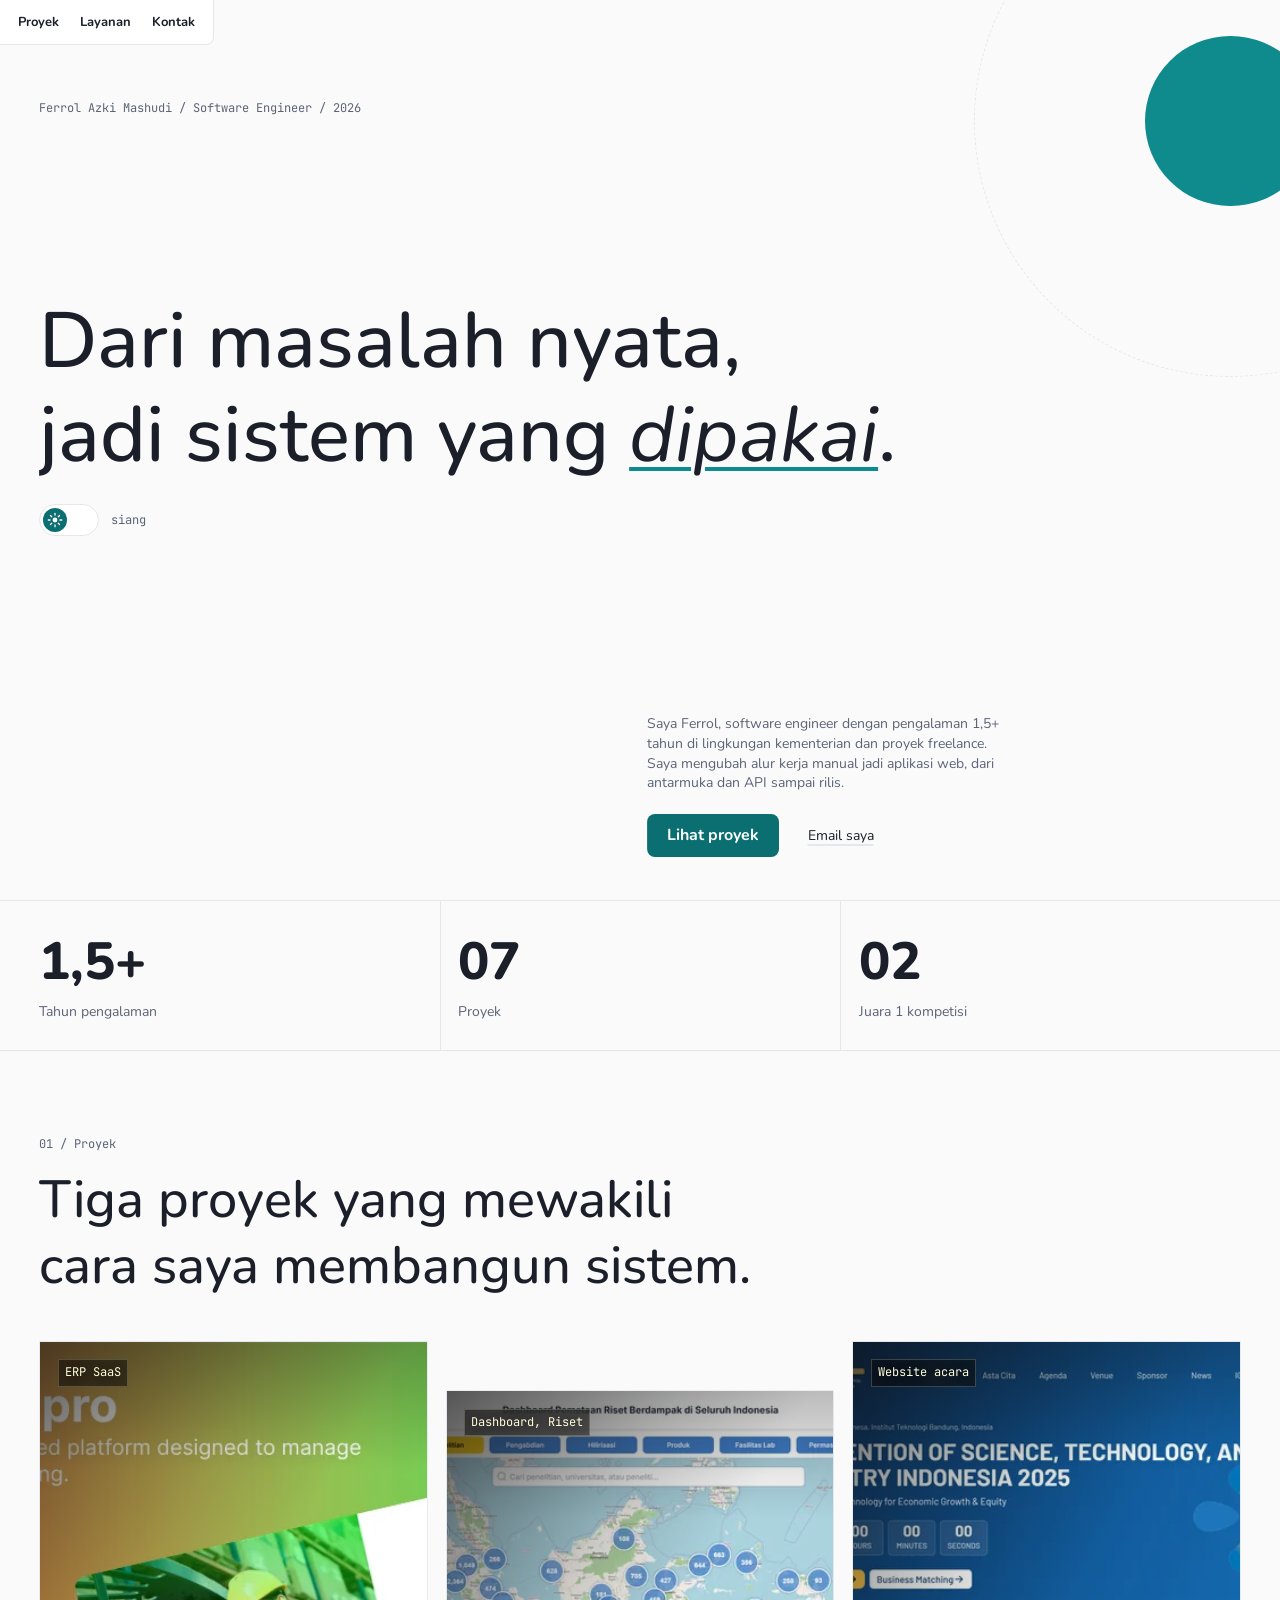
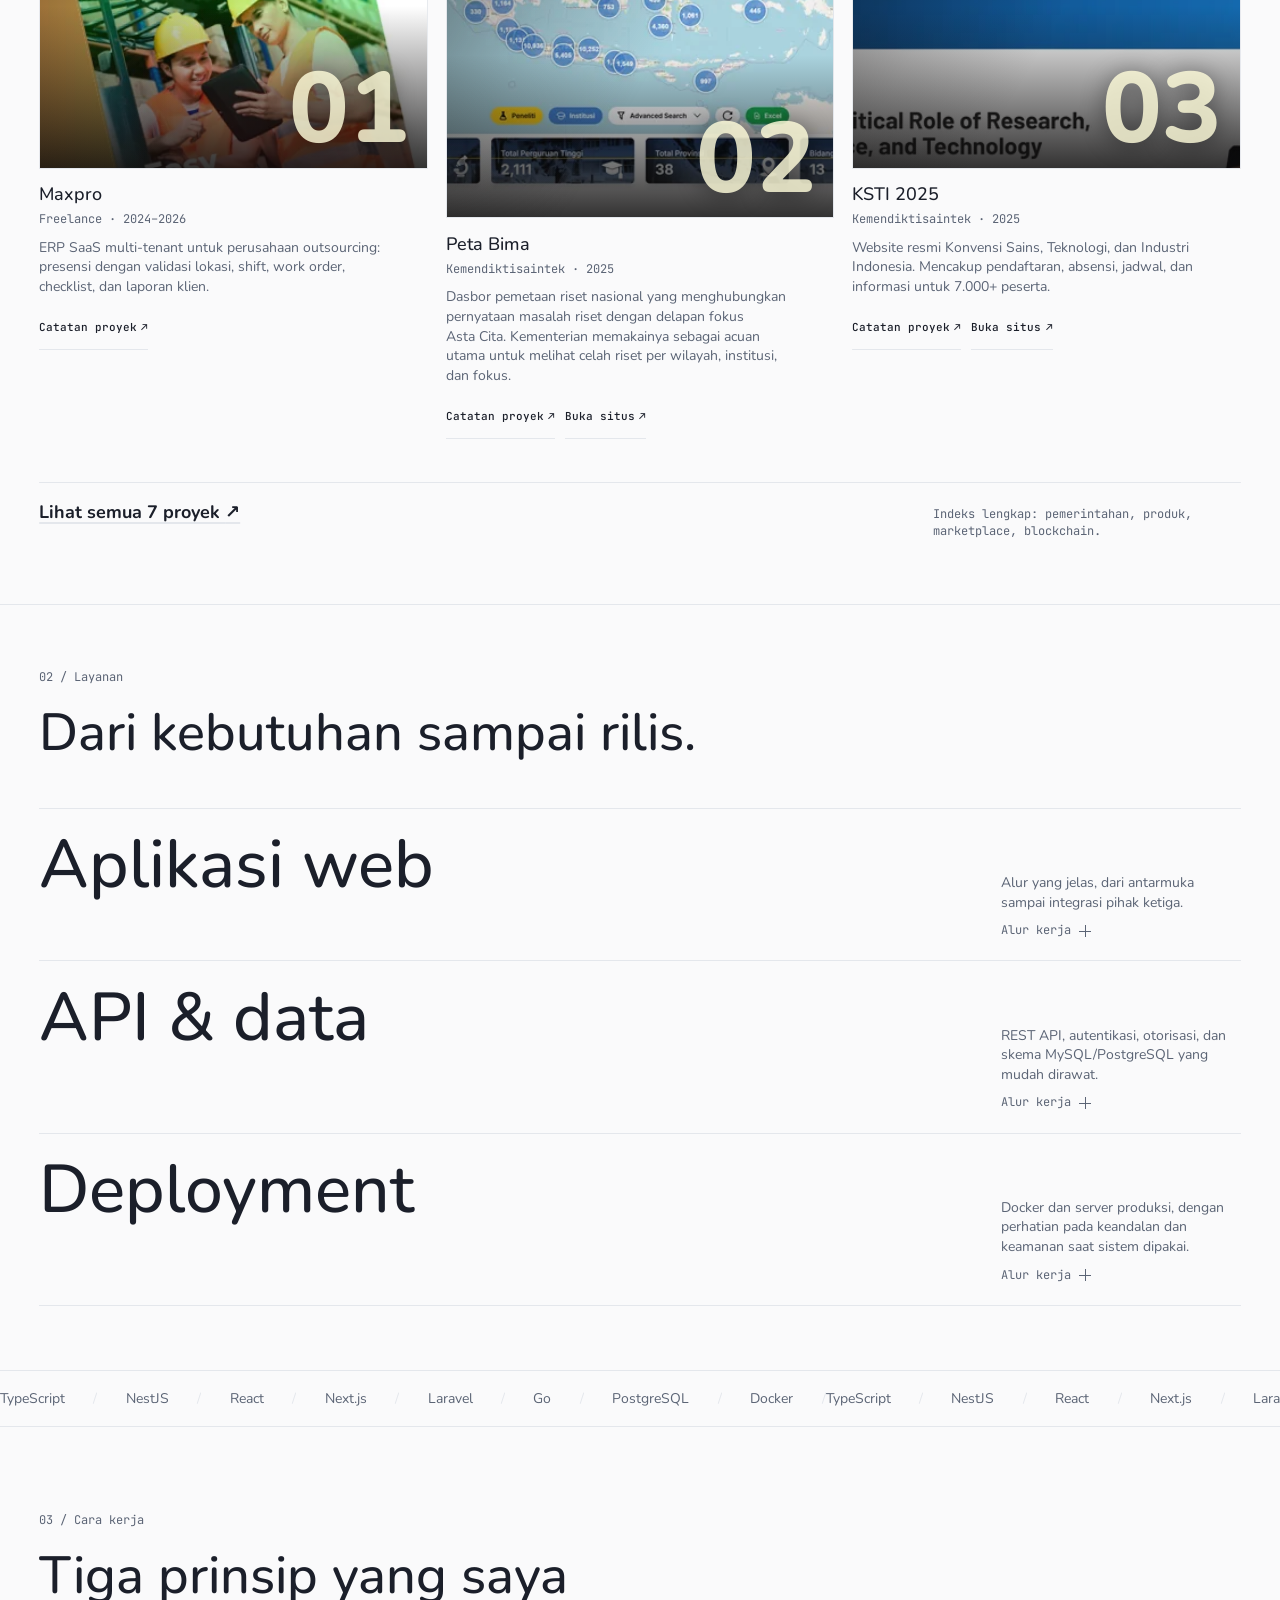
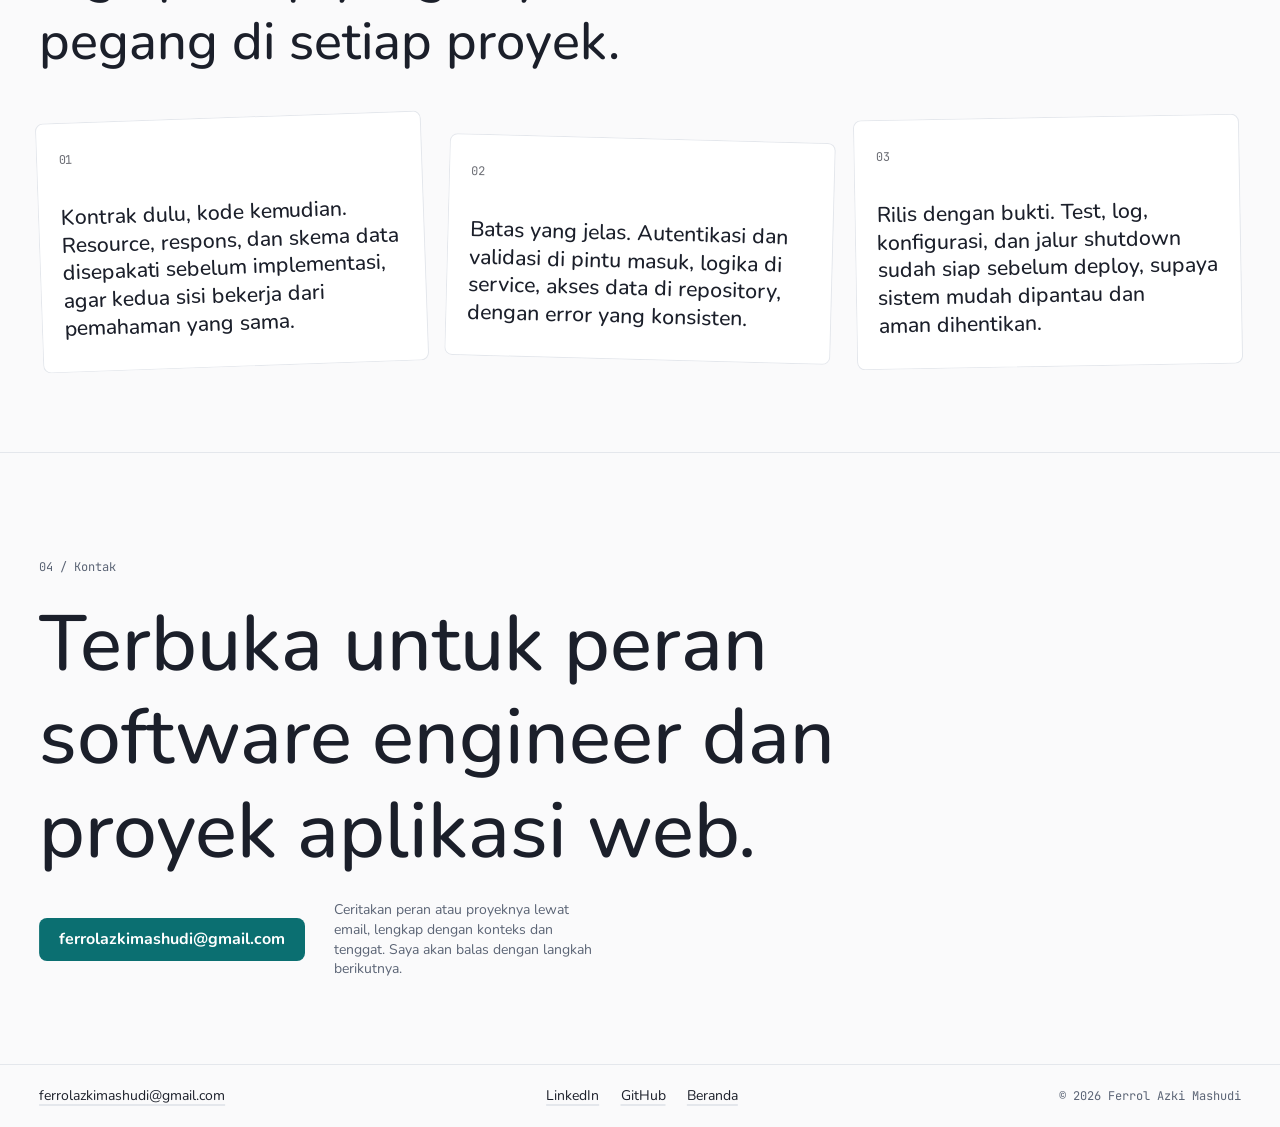
<file: index.html>
<!doctype html>
<html lang="id" data-mode="kerja">

<head>
  <meta charset="utf-8">
  <meta name="viewport" content="width=device-width, initial-scale=1">
  <script>
    (function () {
      try {
        var saved = localStorage.getItem("portfolio-mode");
        if (saved === "kerja" || saved === "showcase") {
          document.documentElement.dataset.mode = saved;
        }
      } catch (error) { }
      document.documentElement.classList.add("js");
    })();
  </script>
  <meta name="theme-color" content="#FAFAFB" id="theme-color">
  <title>Ferrol Azki Mashudi — Software Engineer</title>
  <meta name="description"
    content="Portofolio Ferrol Azki Mashudi, software engineer dengan pengalaman 1,5+ tahun membangun aplikasi web, dari antarmuka dan API sampai rilis.">
  <meta name="author" content="Ferrol Azki Mashudi">
  <link rel="icon" href="favicon.svg" type="image/svg+xml">
  <link rel="preconnect" href="https://fonts.googleapis.com">
  <link rel="preconnect" href="https://fonts.gstatic.com" crossorigin>
  <link
    href="https://fonts.googleapis.com/css2?family=JetBrains+Mono:wght@400;500&family=Nunito:ital,wght@0,400;0,500;0,700;0,800;1,400&display=swap"
    rel="stylesheet">
  <link rel="stylesheet" href="styles.css">
</head>

<body>
  <a class="skip" href="#proyek">Langsung ke proyek</a>

  <header class="topbar">
    <nav class="nav" aria-label="Navigasi utama">
      <a href="#proyek">Proyek</a>
      <a href="#layanan">Layanan</a>
      <a href="#kontak">Kontak</a>
    </nav>
  </header>

  <main>
    <section class="hero" id="atas" aria-labelledby="hero-title">
      <div class="hero__sky" aria-hidden="true">
        <span class="hero__stars">
          <i></i><i></i><i></i><i></i><i></i><i></i><i></i><i></i>
          <i></i><i></i><i></i><i></i><i></i><i></i><i></i><i></i>
        </span>
        <span class="hero__orbit"></span>
        <span class="hero__orb hero__orb--sun"></span>
        <span class="hero__orb hero__orb--moon"></span>
      </div>
      <div class="site-max hero__inner">
        <p class="eyebrow mono reveal">Ferrol Azki Mashudi / Software Engineer<span class="eyebrow__year"> / 2026</span>
        </p>
        <div class="hero__head">
          <h1 class="display hero__title reveal" id="hero-title">
            Dari masalah nyata,<br>
            jadi sistem yang <em class="accent-word">dipakai</em>.
          </h1>
          <div class="hero__mode reveal">
            <button class="theme-switch" type="button" role="switch" aria-checked="false" aria-label="Mode gelap"
              title="Ganti ke mode gelap">
              <span class="theme-switch__knob" aria-hidden="true">
                <svg class="theme-switch__icon theme-switch__icon--sun" viewBox="0 0 16 16" fill="none"
                  stroke="currentColor" stroke-width="1.3" stroke-linecap="round" aria-hidden="true">
                  <circle cx="8" cy="8" r="2.4" fill="currentColor" stroke="none" />
                  <path
                    d="M8 1.3v1.7M8 13v1.7M1.3 8h1.7M13 8h1.7M3.5 3.5l1.2 1.2M11.3 11.3l1.2 1.2M12.5 3.5l-1.2 1.2M4.7 11.3l-1.2 1.2" />
                </svg>
                <svg class="theme-switch__icon theme-switch__icon--moon" viewBox="0 0 16 16" fill="none"
                  stroke="currentColor" stroke-width="1.4" stroke-linejoin="round" aria-hidden="true">
                  <path d="M13.4 9.8A6 6 0 0 1 6.2 2.6a6 6 0 1 0 7.2 7.2z" />
                </svg>
              </span>
            </button>
            <span class="hero__mode-label mono" aria-hidden="true">siang</span>
          </div>
        </div>
        <div class="hero__foot reveal">
          <p class="hero__lede">
            Saya Ferrol, software engineer dengan pengalaman 1,5+ tahun di lingkungan kementerian
            dan proyek freelance. Saya mengubah alur kerja manual jadi aplikasi web, dari
            antarmuka dan API sampai rilis.
          </p>
          <div class="hero__actions">
            <a class="btn" href="#proyek">Lihat proyek</a>
            <a class="link" href="mailto:ferrolazkimashudi@gmail.com">Email saya</a>
          </div>
        </div>
      </div>
    </section>

    <section class="stats" aria-label="Ringkasan halaman">
      <div class="site-max">
        <ul class="stats__list reveal">
          <li>
            <span class="stat">1,5+</span>
            <span class="stat__label">Tahun pengalaman</span>
          </li>
          <li>
            <span class="stat">07</span>
            <span class="stat__label">Proyek</span>
          </li>
          <li>
            <span class="stat">02</span>
            <span class="stat__label">Juara 1 kompetisi</span>
          </li>
        </ul>
      </div>
    </section>

    <section class="section work" id="proyek" aria-labelledby="work-title">
      <div class="site-max">
        <div class="section-head">
          <p class="eyebrow mono reveal">01 / Proyek</p>
          <h2 class="h2 reveal" id="work-title">Tiga proyek yang mewakili cara saya membangun sistem.</h2>
        </div>

        <div class="work-grid">
          <article class="case case--a reveal">
            <div class="case__thumb" aria-hidden="true">
              <img src="assets/proyek/maxpro-1200.webp"
                srcset="assets/proyek/maxpro-600.webp 600w, assets/proyek/maxpro-1200.webp 1200w"
                sizes="(min-width: 900px) 46vw, (min-width: 650px) 62vw, 92vw" width="1200" height="791" loading="lazy"
                decoding="async" alt="">
              <span class="case__tag mono">ERP SaaS</span>
              <span class="case__num">01</span>
            </div>
            <h3 class="h5 case__title">Maxpro</h3>
            <p class="case__meta mono">Freelance · 2024–2026</p>
            <p class="case__desc">ERP SaaS multi-tenant untuk perusahaan outsourcing: presensi dengan validasi
              lokasi, shift, work order, checklist, dan laporan klien.</p>
            <div class="case__actions">
              <a class="case__action" href="proyek.html#proyek-maxpro" aria-label="Buka catatan proyek Maxpro">
                Catatan proyek <span aria-hidden="true">↗</span>
              </a>
            </div>
          </article>

          <article class="case case--b reveal">
            <div class="case__thumb" aria-hidden="true">
              <img src="assets/proyek/peta-bima-1200.webp"
                srcset="assets/proyek/peta-bima-600.webp 600w, assets/proyek/peta-bima-1200.webp 1200w"
                sizes="(min-width: 900px) 46vw, (min-width: 650px) 62vw, 92vw" width="1200" height="750" loading="lazy"
                decoding="async" alt="">
              <span class="case__tag mono">Dashboard, Riset</span>
              <span class="case__num">02</span>
            </div>
            <h3 class="h5 case__title">Peta Bima</h3>
            <p class="case__meta mono">Kemendiktisaintek · 2025</p>
            <p class="case__desc">Dasbor pemetaan riset nasional yang menghubungkan pernyataan masalah riset dengan
              delapan fokus Asta Cita. Kementerian memakainya sebagai acuan utama untuk melihat celah riset per wilayah,
              institusi, dan fokus.</p>
            <div class="case__actions">
              <a class="case__action" href="proyek.html#proyek-peta-bima" aria-label="Buka catatan proyek Peta Bima">
                Catatan proyek <span aria-hidden="true">↗</span>
              </a>
              <a class="case__action" href="https://risbang.kemdiktisaintek.go.id/" target="_blank"
                rel="noopener" aria-label="Buka situs Peta Bima di tab baru">
                Buka situs <span aria-hidden="true">↗</span>
              </a>
            </div>
          </article>

          <article class="case case--c reveal">
            <div class="case__thumb" aria-hidden="true">
              <img src="assets/proyek/ksti-1200.webp"
                srcset="assets/proyek/ksti-600.webp 600w, assets/proyek/ksti-1200.webp 1200w"
                sizes="(min-width: 900px) 46vw, (min-width: 650px) 62vw, 92vw" width="1200" height="750" loading="lazy"
                decoding="async" alt="">
              <span class="case__tag mono">Website acara</span>
              <span class="case__num">03</span>
            </div>
            <h3 class="h5 case__title">KSTI 2025</h3>
            <p class="case__meta mono">Kemendiktisaintek · 2025</p>
            <p class="case__desc">Website resmi Konvensi Sains, Teknologi, dan Industri Indonesia. Mencakup pendaftaran,
              absensi, jadwal, dan informasi untuk 7.000+ peserta.</p>
            <div class="case__actions">
              <a class="case__action" href="proyek.html#proyek-ksti-2025" aria-label="Buka catatan proyek KSTI 2025">
                Catatan proyek <span aria-hidden="true">↗</span>
              </a>
              <a class="case__action" href="https://ksti2025.kemdiktisaintek.go.id/" target="_blank"
                rel="noopener" aria-label="Buka situs KSTI 2025 di tab baru">
                Buka situs <span aria-hidden="true">↗</span>
              </a>
            </div>
          </article>
        </div>

        <div class="work-foot reveal">
          <a class="link work-foot__link" href="proyek.html">Lihat semua 7 proyek <span aria-hidden="true">↗</span></a>
          <p class="work-foot__note mono">Indeks lengkap: pemerintahan, produk, marketplace, blockchain.</p>
        </div>
      </div>
    </section>

    <section class="section services" id="layanan" aria-labelledby="services-title">
      <div class="site-max">
        <div class="section-head">
          <p class="eyebrow mono reveal">02 / Layanan</p>
          <h2 class="h2 reveal" id="services-title">Dari kebutuhan sampai rilis.</h2>
        </div>

        <ul class="services__list">
          <li>
            <details class="service-acc">
              <summary class="service">
                <span class="service__name">Aplikasi web</span>
                <span class="service__meta">
                  <span class="service__desc">Alur yang jelas, dari antarmuka sampai integrasi pihak ketiga.</span>
                  <span class="service__toggle mono">
                    <span class="service__toggle-open">Alur kerja</span>
                    <span class="service__toggle-close">Tutup</span>
                    <span class="service__toggle-icon" aria-hidden="true"></span>
                  </span>
                </span>
              </summary>
              <div class="service__panel">
                <div class="service__panel-inner">
                  <div class="services__workflow-head">
                    <p class="mono services__workflow-label">Alur kerja aplikasi web</p>
                    <p class="services__workflow-note">Lima langkah dari kebutuhan sampai rilis.</p>
                  </div>
                  <ol class="workflow">
                    <li class="workflow__step">
                      <span class="workflow__num mono" aria-hidden="true">01</span>
                      <div class="workflow__body">
                        <h3 class="workflow__title">Kebutuhan &amp; alur</h3>
                        <p class="workflow__desc">Alur pengguna, data yang ditampilkan, dan batasan teknis dipetakan
                          sebelum membangun layar.</p>
                      </div>
                    </li>
                    <li class="workflow__step">
                      <span class="workflow__num mono" aria-hidden="true">02</span>
                      <div class="workflow__body">
                        <h3 class="workflow__title">Struktur antarmuka</h3>
                        <p class="workflow__desc">Layar dipecah jadi komponen, termasuk state kosong, loading, dan
                          error.</p>
                      </div>
                    </li>
                    <li class="workflow__step">
                      <span class="workflow__num mono" aria-hidden="true">03</span>
                      <div class="workflow__body">
                        <h3 class="workflow__title">Integrasi API</h3>
                        <p class="workflow__desc">Data dari API disambungkan ke antarmuka, dengan autentikasi dan
                          penanganan kegagalan request.</p>
                      </div>
                    </li>
                    <li class="workflow__step">
                      <span class="workflow__num mono" aria-hidden="true">04</span>
                      <div class="workflow__body">
                        <h3 class="workflow__title">Uji lintas layar</h3>
                        <p class="workflow__desc">Alur utama diuji di desktop dan mobile, termasuk keyboard, validasi,
                          dan kasus tepi.</p>
                      </div>
                    </li>
                    <li class="workflow__step">
                      <span class="workflow__num mono" aria-hidden="true">05</span>
                      <div class="workflow__body">
                        <h3 class="workflow__title">Rilis &amp; perbaikan</h3>
                        <p class="workflow__desc">Aplikasi di-deploy, error dipantau, lalu perbaikan dirilis bertahap.
                        </p>
                      </div>
                    </li>
                  </ol>
                </div>
              </div>
            </details>
          </li>
          <li>
            <details class="service-acc">
              <summary class="service">
                <span class="service__name">API &amp; data</span>
                <span class="service__meta">
                  <span class="service__desc">REST API, autentikasi, otorisasi, dan skema MySQL/PostgreSQL yang mudah
                    dirawat.</span>
                  <span class="service__toggle mono">
                    <span class="service__toggle-open">Alur kerja</span>
                    <span class="service__toggle-close">Tutup</span>
                    <span class="service__toggle-icon" aria-hidden="true"></span>
                  </span>
                </span>
              </summary>
              <div class="service__panel">
                <div class="service__panel-inner">
                  <div class="services__workflow-head">
                    <p class="mono services__workflow-label">Alur kerja API &amp; data</p>
                    <p class="services__workflow-note">Lima langkah dari kontrak sampai rilis.</p>
                  </div>
                  <ol class="workflow">
                    <li class="workflow__step">
                      <span class="workflow__num mono" aria-hidden="true">01</span>
                      <div class="workflow__body">
                        <h3 class="workflow__title">Kontrak &amp; model data</h3>
                        <p class="workflow__desc">Kebutuhan dan alur UI dipetakan jadi resource, endpoint, dan skema
                          database sebelum implementasi.</p>
                      </div>
                    </li>
                    <li class="workflow__step">
                      <span class="workflow__num mono" aria-hidden="true">02</span>
                      <div class="workflow__body">
                        <h3 class="workflow__title">Batas per lapisan</h3>
                        <p class="workflow__desc">Controller menangani request, service menyimpan logika, repository
                          mengakses data. Validasi dilakukan di pintu masuk.</p>
                      </div>
                    </li>
                    <li class="workflow__step">
                      <span class="workflow__num mono" aria-hidden="true">03</span>
                      <div class="workflow__body">
                        <h3 class="workflow__title">Akses yang jelas</h3>
                        <p class="workflow__desc">Autentikasi, otorisasi, dan pembatasan akses ditentukan per endpoint
                          sejak awal.</p>
                      </div>
                    </li>
                    <li class="workflow__step">
                      <span class="workflow__num mono" aria-hidden="true">04</span>
                      <div class="workflow__body">
                        <h3 class="workflow__title">Respons yang konsisten</h3>
                        <p class="workflow__desc">Format sukses, error, dan status code disamakan di semua endpoint,
                          agar klien tahu apa yang harus ditangani.</p>
                      </div>
                    </li>
                    <li class="workflow__step">
                      <span class="workflow__num mono" aria-hidden="true">05</span>
                      <div class="workflow__body">
                        <h3 class="workflow__title">Uji &amp; rilis</h3>
                        <p class="workflow__desc">Kontrak diuji, log dan metrik dipasang, lalu deploy dengan migrasi,
                          konfigurasi, dan proses berhenti yang aman.</p>
                      </div>
                    </li>
                  </ol>
                </div>
              </div>
            </details>
          </li>
          <li>
            <details class="service-acc">
              <summary class="service">
                <span class="service__name">Deployment</span>
                <span class="service__meta">
                  <span class="service__desc">Docker dan server produksi, dengan perhatian pada keandalan dan keamanan
                    saat sistem dipakai.</span>
                  <span class="service__toggle mono">
                    <span class="service__toggle-open">Alur kerja</span>
                    <span class="service__toggle-close">Tutup</span>
                    <span class="service__toggle-icon" aria-hidden="true"></span>
                  </span>
                </span>
              </summary>
              <div class="service__panel">
                <div class="service__panel-inner">
                  <div class="services__workflow-head">
                    <p class="mono services__workflow-label">Alur kerja deployment</p>
                    <p class="services__workflow-note">Lima langkah dari commit sampai produksi.</p>
                  </div>
                  <ol class="workflow">
                    <li class="workflow__step">
                      <span class="workflow__num mono" aria-hidden="true">01</span>
                      <div class="workflow__body">
                        <h3 class="workflow__title">Lingkungan &amp; secret</h3>
                        <p class="workflow__desc">Konfigurasi per environment dan secret dipisahkan dari kode;
                          kredensial statis tidak disimpan di repo.</p>
                      </div>
                    </li>
                    <li class="workflow__step">
                      <span class="workflow__num mono" aria-hidden="true">02</span>
                      <div class="workflow__body">
                        <h3 class="workflow__title">Build &amp; image</h3>
                        <p class="workflow__desc">Build yang konsisten dalam image multi-stage, berjalan non-root, dan
                          dipindai kerentanannya.</p>
                      </div>
                    </li>
                    <li class="workflow__step">
                      <span class="workflow__num mono" aria-hidden="true">03</span>
                      <div class="workflow__body">
                        <h3 class="workflow__title">Pipeline &amp; migrasi</h3>
                        <p class="workflow__desc">Test, lint, build, dan migrasi database berjalan lewat pipeline
                          sebelum rilis.</p>
                      </div>
                    </li>
                    <li class="workflow__step">
                      <span class="workflow__num mono" aria-hidden="true">04</span>
                      <div class="workflow__body">
                        <h3 class="workflow__title">Rilis bertahap</h3>
                        <p class="workflow__desc">Health check dan rolling update memindahkan trafik bertahap, dengan
                          rollback yang sudah disiapkan.</p>
                      </div>
                    </li>
                    <li class="workflow__step">
                      <span class="workflow__num mono" aria-hidden="true">05</span>
                      <div class="workflow__body">
                        <h3 class="workflow__title">Pantau &amp; rawat</h3>
                        <p class="workflow__desc">Log, metrik, dan alert dipasang untuk membaca kesehatan sistem
                          setelah rilis.</p>
                      </div>
                    </li>
                  </ol>
                </div>
              </div>
            </details>
          </li>
        </ul>
      </div>
    </section>

    <div class="marquee" aria-label="Teknologi yang dipakai">
      <div class="marquee__track">
        <ul class="marquee__group">
          <li>TypeScript</li>
          <li>NestJS</li>
          <li>React</li>
          <li>Next.js</li>
          <li>Laravel</li>
          <li>Go</li>
          <li>PostgreSQL</li>
          <li>Docker</li>
        </ul>
        <ul class="marquee__group" aria-hidden="true">
          <li>TypeScript</li>
          <li>NestJS</li>
          <li>React</li>
          <li>Next.js</li>
          <li>Laravel</li>
          <li>Go</li>
          <li>PostgreSQL</li>
          <li>Docker</li>
        </ul>
      </div>
    </div>

    <section class="section notes" aria-labelledby="notes-title">
      <div class="site-max">
        <div class="section-head">
          <p class="eyebrow mono reveal">03 / Cara kerja</p>
          <h2 class="h2 reveal" id="notes-title">Tiga prinsip yang saya pegang di setiap proyek.</h2>
        </div>

        <ol class="notes__grid">
          <li class="note reveal">
            <span class="note__num mono">01</span>
            <p class="note__text">Kontrak dulu, kode kemudian. Resource, respons, dan skema data disepakati sebelum
              implementasi, agar kedua sisi bekerja dari pemahaman yang sama.</p>
          </li>
          <li class="note reveal">
            <span class="note__num mono">02</span>
            <p class="note__text">Batas yang jelas. Autentikasi dan validasi di pintu masuk, logika di service, akses
              data
              di repository, dengan error yang konsisten.</p>
          </li>
          <li class="note reveal">
            <span class="note__num mono">03</span>
            <p class="note__text">Rilis dengan bukti. Test, log, konfigurasi, dan jalur shutdown sudah siap sebelum
              deploy, supaya sistem mudah dipantau dan aman dihentikan.</p>
          </li>
        </ol>
      </div>
    </section>

    <section class="section contact" id="kontak" aria-labelledby="contact-title">
      <div class="site-max contact__inner">
        <p class="eyebrow mono reveal">04 / Kontak</p>
        <h2 class="display contact__title reveal" id="contact-title">Terbuka untuk peran software engineer dan proyek
          aplikasi web.</h2>
        <div class="contact__actions reveal">
          <a class="btn" href="mailto:ferrolazkimashudi@gmail.com">ferrolazkimashudi@gmail.com</a>
          <p class="contact__note">Ceritakan peran atau proyeknya lewat email, lengkap dengan konteks dan tenggat. Saya
            akan balas dengan langkah berikutnya.</p>
        </div>
      </div>
    </section>
  </main>

  <footer class="footer">
    <div class="site-max footer__top">
      <a class="link" href="mailto:ferrolazkimashudi@gmail.com">ferrolazkimashudi@gmail.com</a>
      <ul class="footer__social">
        <li><a class="link" href="https://www.linkedin.com/in/ferrol-azki-mashudi/">LinkedIn</a></li>
        <li><a class="link" href="https://github.com/ferrol143">GitHub</a></li>
        <li><a class="link" href="index.html">Beranda</a></li>
      </ul>
      <p class="footer__copy mono">© <span id="year">2026</span> Ferrol Azki Mashudi</p>
    </div>
  </footer>

  <script src="script.js"></script>
</body>

</html>
</file>
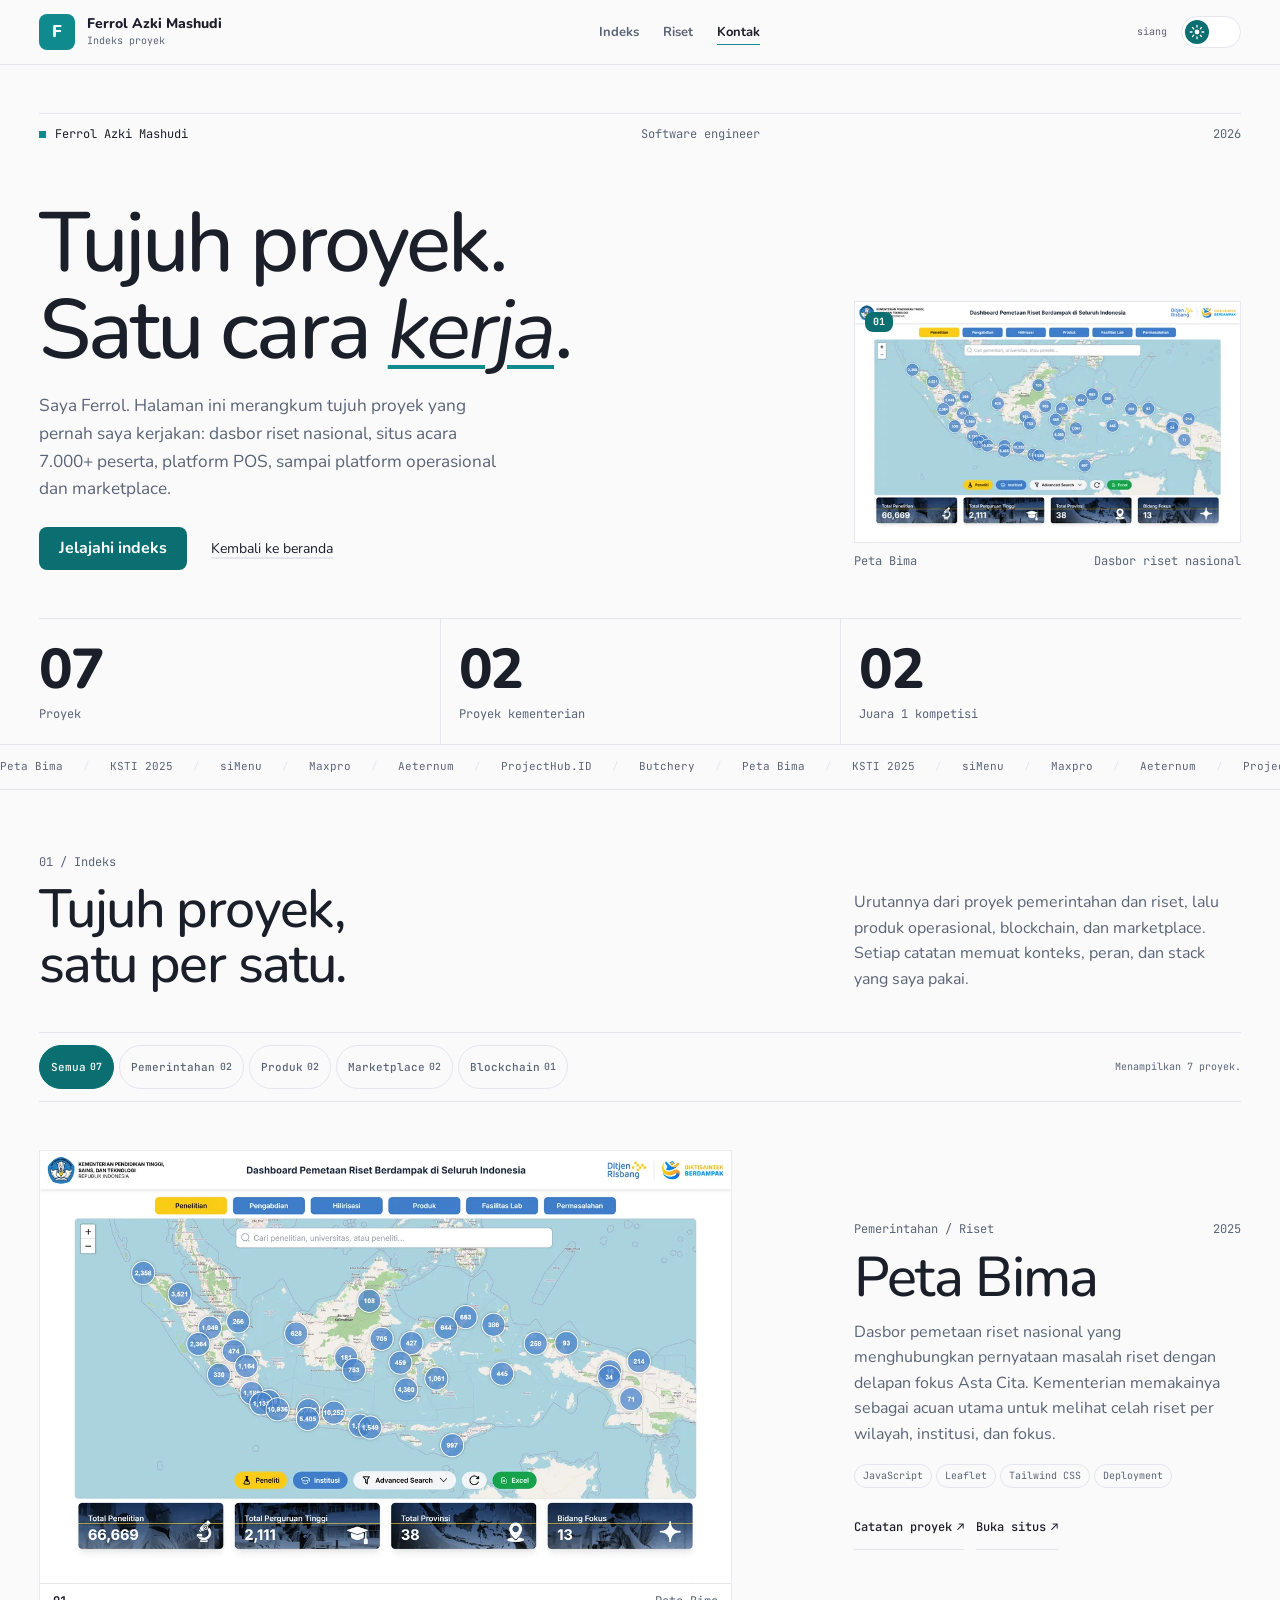
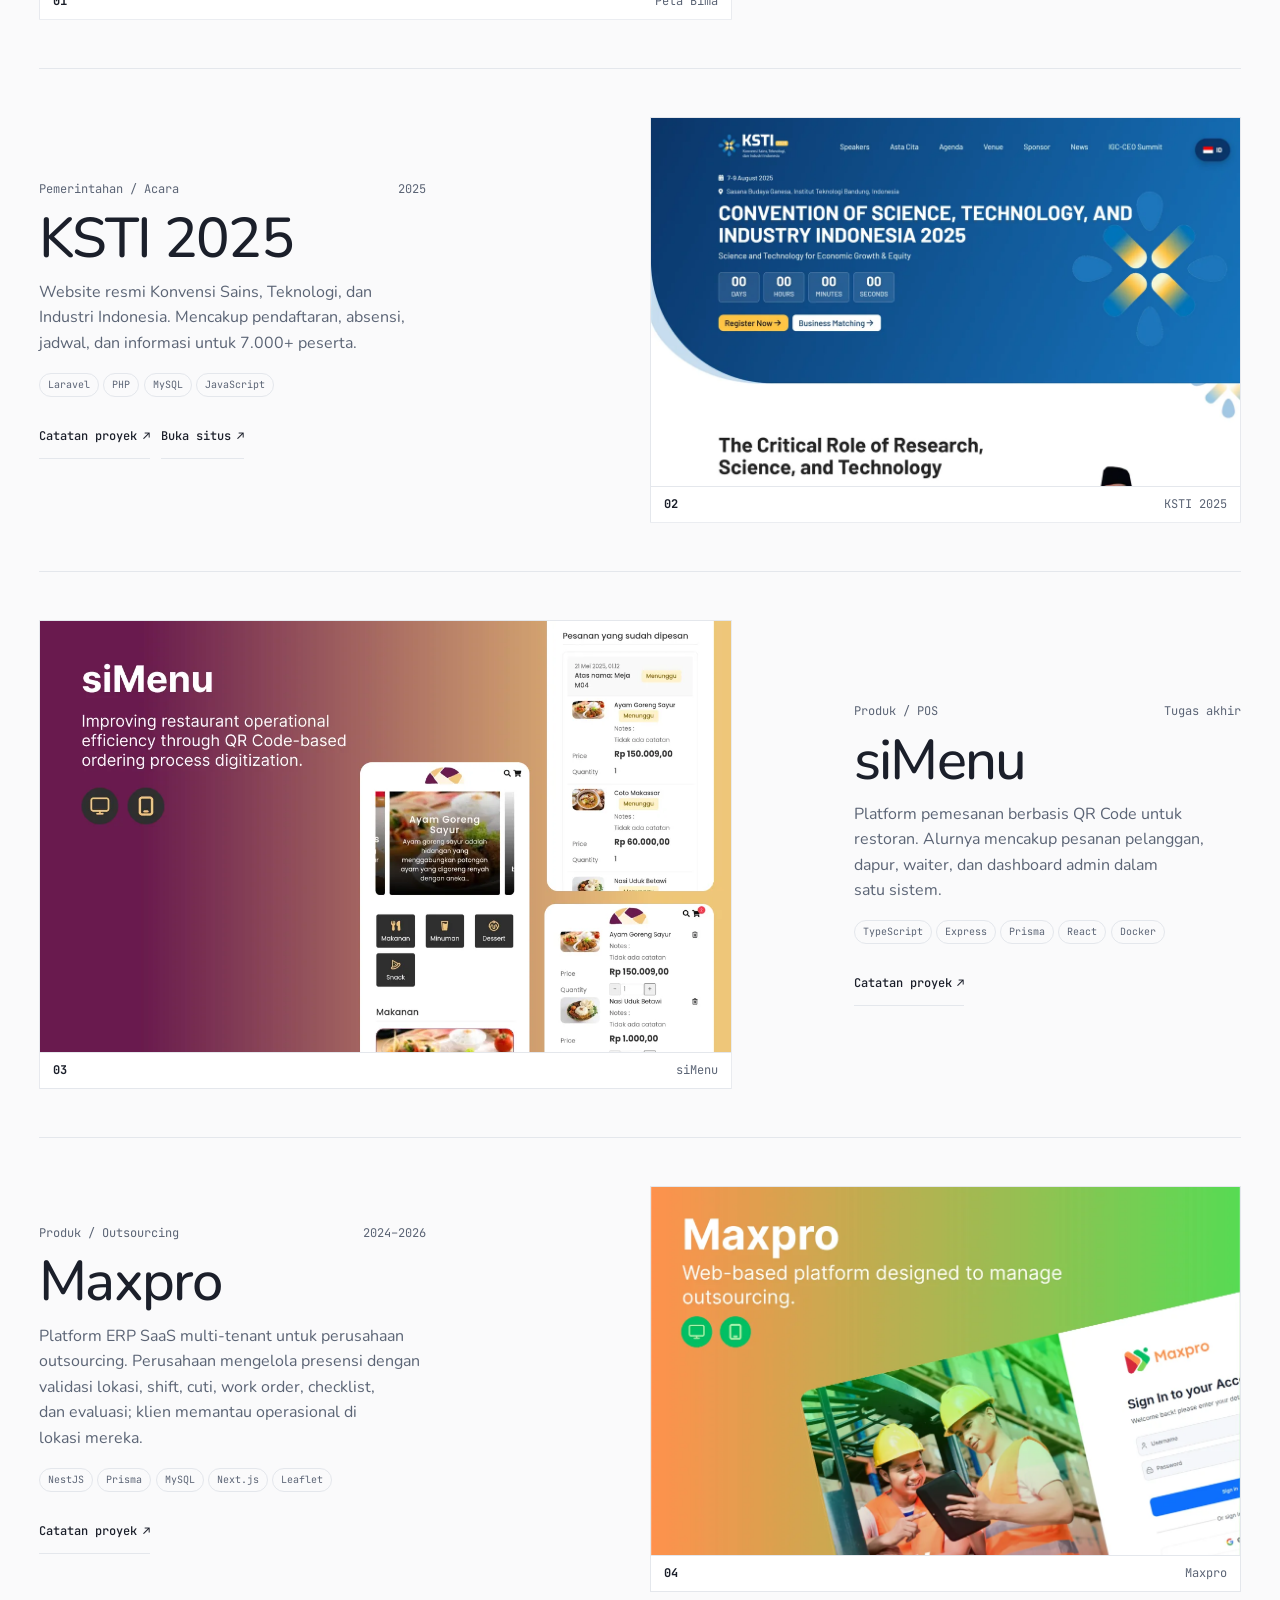
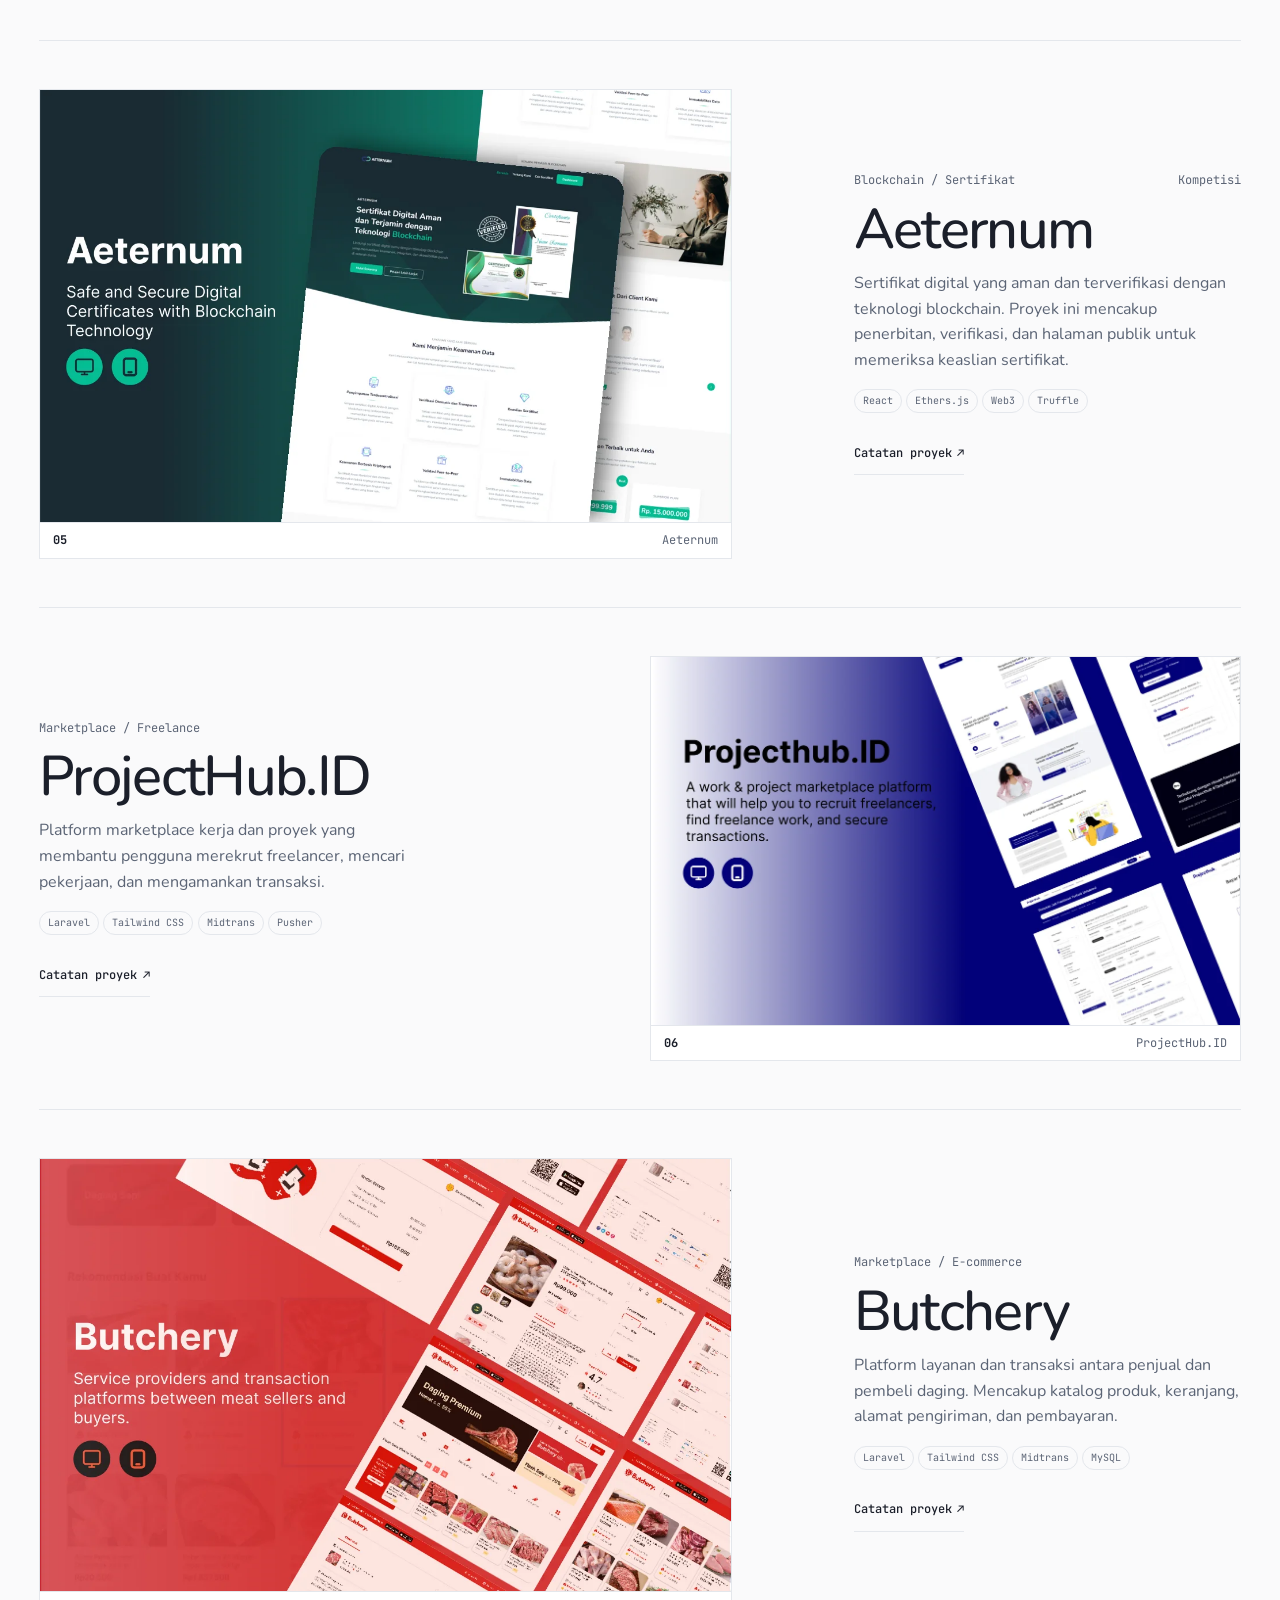
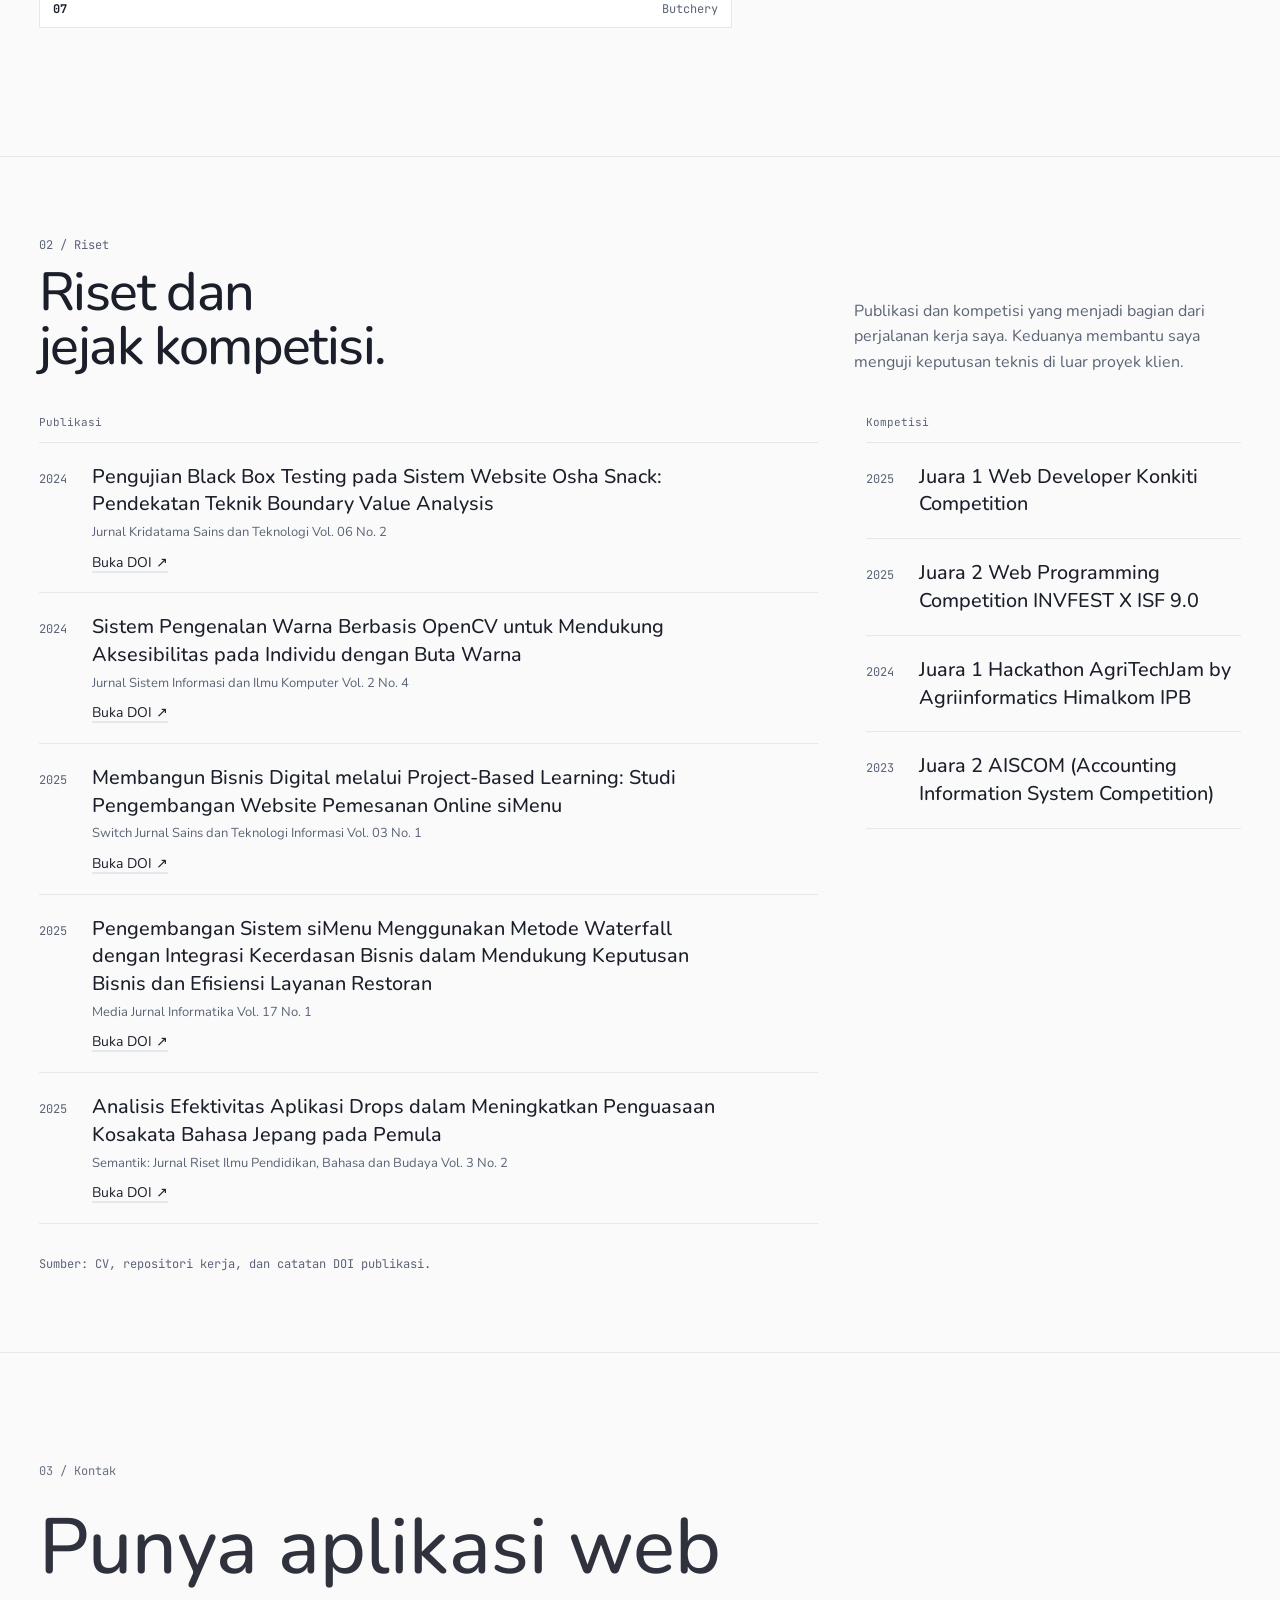
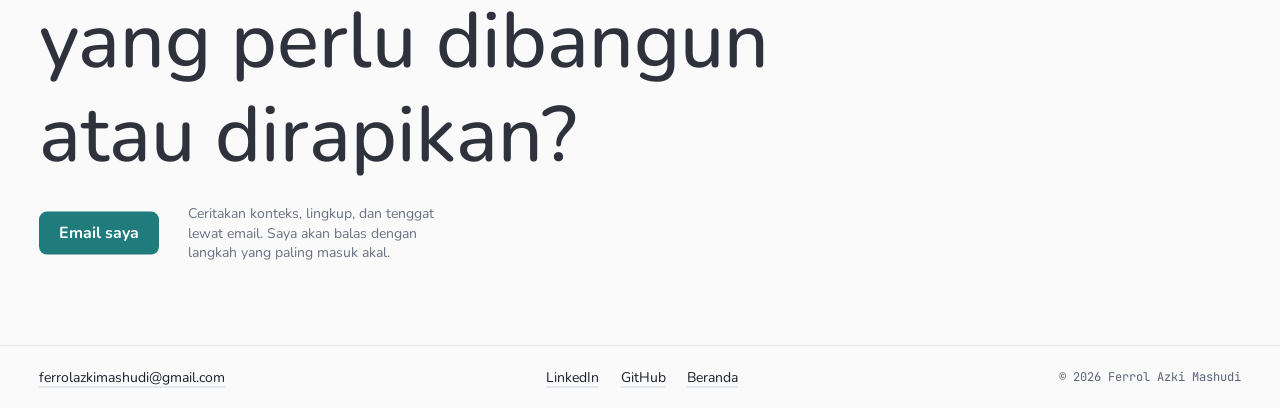
<file: proyek.html>
<!doctype html>
<html lang="id" data-mode="kerja">

<head>
  <meta charset="utf-8">
  <meta name="viewport" content="width=device-width, initial-scale=1">
  <script>
    (function () {
      try {
        var saved = localStorage.getItem("portfolio-mode");
        if (saved === "kerja" || saved === "showcase") {
          document.documentElement.dataset.mode = saved;
        }
      } catch (error) { }
      document.documentElement.classList.add("js");
    })();
  </script>
  <meta name="theme-color" content="#FAFAFB" id="theme-color">
  <title>Indeks Proyek — Ferrol Azki Mashudi</title>
  <meta name="description"
    content="Tujuh proyek Ferrol Azki Mashudi, dari dasbor riset nasional dan situs KSTI 2025 sampai platform POS, outsourcing, marketplace, dan e-commerce.">
  <meta name="author" content="Ferrol Azki Mashudi">
  <link rel="icon" href="favicon.svg" type="image/svg+xml">
  <link rel="preconnect" href="https://fonts.googleapis.com">
  <link rel="preconnect" href="https://fonts.gstatic.com" crossorigin>
  <link
    href="https://fonts.googleapis.com/css2?family=JetBrains+Mono:wght@400;500&family=Nunito:ital,wght@0,400;0,500;0,700;0,800;1,400&display=swap"
    rel="stylesheet">
  <link rel="stylesheet" href="styles.css">
  <link rel="stylesheet" href="proyek.css">
</head>

<body>
  <a class="skip" href="#indeks">Langsung ke indeks proyek</a>

  <header class="index-header">
    <div class="site-max index-header__inner">
      <a class="index-brand" href="index.html">
        <span class="index-brand__mark" aria-hidden="true">F</span>
        <span class="index-brand__text">
          <span class="index-brand__name">Ferrol Azki Mashudi</span>
          <span class="index-brand__label mono">Indeks proyek</span>
        </span>
      </a>

      <nav class="index-nav" aria-label="Navigasi halaman">
        <a href="#indeks">Indeks</a>
        <a href="#riset">Riset</a>
        <a href="#kontak">Kontak</a>
      </nav>

      <div class="index-header__actions">
        <span class="index-mode-label mono" aria-hidden="true">siang</span>
        <button class="theme-switch" type="button" role="switch" aria-checked="false" aria-label="Mode gelap"
          title="Ganti ke mode gelap">
          <span class="theme-switch__knob" aria-hidden="true">
            <svg class="theme-switch__icon theme-switch__icon--sun" viewBox="0 0 16 16" fill="none"
              stroke="currentColor" stroke-width="1.3" stroke-linecap="round" aria-hidden="true">
              <circle cx="8" cy="8" r="2.4" fill="currentColor" stroke="none" />
              <path
                d="M8 1.3v1.7M8 13v1.7M1.3 8h1.7M13 8h1.7M3.5 3.5l1.2 1.2M11.3 11.3l1.2 1.2M12.5 3.5l-1.2 1.2M4.7 11.3l-1.2 1.2" />
            </svg>
            <svg class="theme-switch__icon theme-switch__icon--moon" viewBox="0 0 16 16" fill="none"
              stroke="currentColor" stroke-width="1.4" stroke-linejoin="round" aria-hidden="true">
              <path d="M13.4 9.8A6 6 0 0 1 6.2 2.6a6 6 0 1 0 7.2 7.2z" />
            </svg>
          </span>
        </button>
      </div>
    </div>
  </header>

  <main>
    <section class="index-hero" aria-labelledby="index-title">
      <div class="site-max">
        <div class="index-hero__meta mono">
          <span>Ferrol Azki Mashudi</span>
          <span>Software engineer</span>
          <span>2026</span>
        </div>

        <div class="index-hero__grid">
          <div class="index-hero__lead">
            <h1 class="index-hero__title" id="index-title">
              <span class="line"><span>Tujuh proyek.</span></span>
              <span class="line"><span>Satu cara <em class="accent-word">kerja</em>.</span></span>
            </h1>
            <p class="index-hero__lede">
              Saya Ferrol. Halaman ini merangkum tujuh proyek yang pernah saya kerjakan: dasbor riset nasional,
              situs acara 7.000+ peserta, platform POS, sampai platform operasional dan marketplace.
            </p>
            <div class="index-hero__actions">
              <a class="btn" href="#indeks">Jelajahi indeks</a>
              <a class="link" href="index.html">Kembali ke beranda</a>
            </div>
          </div>

          <figure class="index-hero__feature">
            <div class="index-hero__feature-frame">
              <img src="assets/proyek/peta-bima-1200.webp"
                srcset="assets/proyek/peta-bima-600.webp 600w, assets/proyek/peta-bima-1200.webp 1200w"
                sizes="(min-width: 900px) 36vw, 92vw" width="1200" height="750" fetchpriority="high"
                alt="Tangkapan layar dasbor Peta Bima yang menampilkan peta sebaran penelitian dan panel total penelitian.">
              <span class="index-hero__feature-badge mono" aria-hidden="true">01</span>
            </div>
            <figcaption class="index-hero__caption mono">
              <span>Peta Bima</span>
              <span>Dasbor riset nasional</span>
            </figcaption>
          </figure>
        </div>

        <ul class="index-hero__stats" aria-label="Ringkasan proyek">
          <li>
            <span class="index-hero__stat" data-count="7">07</span>
            <span class="index-hero__stat-label mono">Proyek</span>
          </li>
          <li>
            <span class="index-hero__stat" data-count="2">02</span>
            <span class="index-hero__stat-label mono">Proyek kementerian</span>
          </li>
          <li>
            <span class="index-hero__stat" data-count="2">02</span>
            <span class="index-hero__stat-label mono">Juara 1 kompetisi</span>
          </li>
        </ul>
      </div>

      <div class="index-ticker" aria-hidden="true">
        <div class="index-ticker__track">
          <span class="index-ticker__group">
            <span>Peta Bima</span><span>KSTI
              2025</span><span>siMenu</span><span>Maxpro</span><span>Aeternum</span><span>ProjectHub.ID</span><span>Butchery</span>
          </span>
          <span class="index-ticker__group">
            <span>Peta Bima</span><span>KSTI
              2025</span><span>siMenu</span><span>Maxpro</span><span>Aeternum</span><span>ProjectHub.ID</span><span>Butchery</span>
          </span>
        </div>
      </div>
    </section>

    <section class="archive" id="indeks" aria-labelledby="archive-title">
      <div class="site-max">
        <div class="archive__head" data-reveal>
          <div>
            <p class="eyebrow mono">01 / Indeks</p>
            <h2 class="archive__title" id="archive-title">Tujuh proyek, satu per satu.</h2>
          </div>
          <p class="archive__intro">
            Urutannya dari proyek pemerintahan dan riset, lalu produk operasional, blockchain, dan marketplace.
            Setiap catatan memuat konteks, peran, dan stack yang saya pakai.
          </p>
        </div>

        <div class="archive__bar">
          <div class="filters" role="group" aria-label="Filter proyek">
            <button class="filter is-active" type="button" data-filter="semua" aria-pressed="true"
              aria-controls="project-list">Semua <span class="filter__count">07</span></button>
            <button class="filter" type="button" data-filter="pemerintahan" aria-pressed="false"
              aria-controls="project-list">Pemerintahan <span class="filter__count">02</span></button>
            <button class="filter" type="button" data-filter="produk" aria-pressed="false"
              aria-controls="project-list">Produk <span class="filter__count">02</span></button>
            <button class="filter" type="button" data-filter="marketplace" aria-pressed="false"
              aria-controls="project-list">Marketplace <span class="filter__count">02</span></button>
            <button class="filter" type="button" data-filter="blockchain" aria-pressed="false"
              aria-controls="project-list">Blockchain <span class="filter__count">01</span></button>
          </div>
          <p class="archive__status mono" role="status" aria-live="polite">Menampilkan 7 proyek.</p>
        </div>

        <div class="project-list" id="project-list">
          <article class="project" id="proyek-peta-bima" data-category="pemerintahan" data-reveal
            aria-labelledby="proyek-peta-bima-title">
            <figure class="project__media">
              <img src="assets/proyek/peta-bima-1200.webp"
                srcset="assets/proyek/peta-bima-600.webp 600w, assets/proyek/peta-bima-1200.webp 1200w"
                sizes="(min-width: 960px) 58vw, 92vw" width="1200" height="750" loading="lazy" decoding="async"
                alt="Tangkapan layar dasbor Peta Bima yang menampilkan peta sebaran penelitian dan panel total penelitian.">
              <figcaption class="project__stamp mono" aria-hidden="true">
                <span class="project__num">01</span>
                <span>Peta Bima</span>
              </figcaption>
            </figure>
            <div class="project__copy">
              <div class="project__meta mono">
                <span>Pemerintahan / Riset</span>
                <span>2025</span>
              </div>
              <h3 class="project__title" id="proyek-peta-bima-title">Peta Bima</h3>
              <p class="project__desc">
                Dasbor pemetaan riset nasional yang menghubungkan pernyataan masalah riset dengan delapan fokus Asta
                Cita. Kementerian memakainya sebagai acuan utama untuk melihat celah riset per wilayah, institusi, dan
                fokus.
              </p>
              <ul class="project__tags" aria-label="Stack proyek">
                <li>JavaScript</li>
                <li>Leaflet</li>
                <li>Tailwind CSS</li>
                <li>Deployment</li>
              </ul>
              <div class="project__actions">
                <button class="project__open" type="button" data-project="peta-bima" aria-haspopup="dialog"
                  aria-label="Buka catatan proyek Peta Bima">
                  Catatan proyek <span aria-hidden="true">↗</span>
                </button>
                <a class="project__site" href="https://risbang.kemdiktisaintek.go.id/" target="_blank"
                  rel="noopener" aria-label="Buka situs Peta Bima di tab baru">
                  Buka situs <span aria-hidden="true">↗</span>
                </a>
              </div>
            </div>
          </article>

          <article class="project" id="proyek-ksti-2025" data-category="pemerintahan" data-reveal
            aria-labelledby="proyek-ksti-2025-title">
            <figure class="project__media">
              <img src="assets/proyek/ksti-1200.webp"
                srcset="assets/proyek/ksti-600.webp 600w, assets/proyek/ksti-1200.webp 1200w"
                sizes="(min-width: 960px) 58vw, 92vw" width="1200" height="750" loading="lazy" decoding="async"
                alt="Tangkapan layar beranda KSTI 2025 dengan judul acara, hitung mundur, dan tombol pendaftaran.">
              <figcaption class="project__stamp mono" aria-hidden="true">
                <span class="project__num">02</span>
                <span>KSTI 2025</span>
              </figcaption>
            </figure>
            <div class="project__copy">
              <div class="project__meta mono">
                <span>Pemerintahan / Acara</span>
                <span>2025</span>
              </div>
              <h3 class="project__title" id="proyek-ksti-2025-title">KSTI 2025</h3>
              <p class="project__desc">
                Website resmi Konvensi Sains, Teknologi, dan Industri Indonesia. Mencakup pendaftaran, absensi, jadwal,
                dan informasi untuk 7.000+ peserta.
              </p>
              <ul class="project__tags" aria-label="Stack proyek">
                <li>Laravel</li>
                <li>PHP</li>
                <li>MySQL</li>
                <li>JavaScript</li>
              </ul>
              <div class="project__actions">
                <button class="project__open" type="button" data-project="ksti-2025" aria-haspopup="dialog"
                  aria-label="Buka catatan proyek KSTI 2025">
                  Catatan proyek <span aria-hidden="true">↗</span>
                </button>
                <a class="project__site" href="https://ksti2025.kemdiktisaintek.go.id/" target="_blank"
                  rel="noopener" aria-label="Buka situs KSTI 2025 di tab baru">
                  Buka situs <span aria-hidden="true">↗</span>
                </a>
              </div>
            </div>
          </article>

          <article class="project" id="proyek-simenu" data-category="produk" data-reveal
            aria-labelledby="proyek-simenu-title">
            <figure class="project__media">
              <img src="assets/proyek/si-menu-1200.webp"
                srcset="assets/proyek/si-menu-600.webp 600w, assets/proyek/si-menu-1200.webp 1200w"
                sizes="(min-width: 960px) 58vw, 92vw" width="1200" height="770" loading="lazy" decoding="async"
                alt="Mockup siMenu yang menampilkan alur pemesanan QR Code dan dashboard pesanan.">
              <figcaption class="project__stamp mono" aria-hidden="true">
                <span class="project__num">03</span>
                <span>siMenu</span>
              </figcaption>
            </figure>
            <div class="project__copy">
              <div class="project__meta mono">
                <span>Produk / POS</span>
                <span>Tugas akhir</span>
              </div>
              <h3 class="project__title" id="proyek-simenu-title">siMenu</h3>
              <p class="project__desc">
                Platform pemesanan berbasis QR Code untuk restoran. Alurnya mencakup pesanan pelanggan, dapur, waiter,
                dan dashboard admin dalam satu sistem.
              </p>
              <ul class="project__tags" aria-label="Stack proyek">
                <li>TypeScript</li>
                <li>Express</li>
                <li>Prisma</li>
                <li>React</li>
                <li>Docker</li>
              </ul>
              <div class="project__actions">
                <button class="project__open" type="button" data-project="simenu" aria-haspopup="dialog"
                  aria-label="Buka catatan proyek siMenu">
                  Catatan proyek <span aria-hidden="true">↗</span>
                </button>
              </div>
            </div>
          </article>

          <article class="project" id="proyek-maxpro" data-category="produk" data-reveal
            aria-labelledby="proyek-maxpro-title">
            <figure class="project__media">
              <img src="assets/proyek/maxpro-1200.webp"
                srcset="assets/proyek/maxpro-600.webp 600w, assets/proyek/maxpro-1200.webp 1200w"
                sizes="(min-width: 960px) 58vw, 92vw" width="1200" height="791" loading="lazy" decoding="async"
                alt="Mockup Maxpro yang menampilkan pekerja lapangan dan halaman masuk aplikasi ERP outsourcing.">
              <figcaption class="project__stamp mono" aria-hidden="true">
                <span class="project__num">04</span>
                <span>Maxpro</span>
              </figcaption>
            </figure>
            <div class="project__copy">
              <div class="project__meta mono">
                <span>Produk / Outsourcing</span>
                <span>2024–2026</span>
              </div>
              <h3 class="project__title" id="proyek-maxpro-title">Maxpro</h3>
              <p class="project__desc">
                Platform ERP SaaS multi-tenant untuk perusahaan outsourcing. Perusahaan mengelola presensi dengan
                validasi lokasi, shift, cuti, work order, checklist, dan evaluasi; klien memantau operasional di
                lokasi mereka.
              </p>
              <ul class="project__tags" aria-label="Stack proyek">
                <li>NestJS</li>
                <li>Prisma</li>
                <li>MySQL</li>
                <li>Next.js</li>
                <li>Leaflet</li>
              </ul>
              <div class="project__actions">
                <button class="project__open" type="button" data-project="maxpro" aria-haspopup="dialog"
                  aria-label="Buka catatan proyek Maxpro">
                  Catatan proyek <span aria-hidden="true">↗</span>
                </button>
              </div>
            </div>
          </article>

          <article class="project" id="proyek-aeternum" data-category="blockchain" data-reveal
            aria-labelledby="proyek-aeternum-title">
            <figure class="project__media">
              <img src="assets/proyek/aeternum-1200.webp"
                srcset="assets/proyek/aeternum-600.webp 600w, assets/proyek/aeternum-1200.webp 1200w"
                sizes="(min-width: 960px) 58vw, 92vw" width="1200" height="761" loading="lazy" decoding="async"
                alt="Mockup Aeternum yang menampilkan sertifikat digital berbasis blockchain.">
              <figcaption class="project__stamp mono" aria-hidden="true">
                <span class="project__num">05</span>
                <span>Aeternum</span>
              </figcaption>
            </figure>
            <div class="project__copy">
              <div class="project__meta mono">
                <span>Blockchain / Sertifikat</span>
                <span>Kompetisi</span>
              </div>
              <h3 class="project__title" id="proyek-aeternum-title">Aeternum</h3>
              <p class="project__desc">
                Sertifikat digital yang aman dan terverifikasi dengan teknologi blockchain. Proyek ini mencakup
                penerbitan, verifikasi, dan halaman publik untuk memeriksa keaslian sertifikat.
              </p>
              <ul class="project__tags" aria-label="Stack proyek">
                <li>React</li>
                <li>Ethers.js</li>
                <li>Web3</li>
                <li>Truffle</li>
              </ul>
              <div class="project__actions">
                <button class="project__open" type="button" data-project="aeternum" aria-haspopup="dialog"
                  aria-label="Buka catatan proyek Aeternum">
                  Catatan proyek <span aria-hidden="true">↗</span>
                </button>
              </div>
            </div>
          </article>

          <article class="project" id="proyek-projecthub-id" data-category="marketplace" data-reveal
            aria-labelledby="proyek-projecthub-id-title">
            <figure class="project__media">
              <img src="assets/proyek/projecthub-1200.webp"
                srcset="assets/proyek/projecthub-600.webp 600w, assets/proyek/projecthub-1200.webp 1200w"
                sizes="(min-width: 960px) 58vw, 92vw" width="1200" height="761" loading="lazy" decoding="async"
                alt="Mockup ProjectHub.ID yang menampilkan marketplace proyek dan freelancer.">
              <figcaption class="project__stamp mono" aria-hidden="true">
                <span class="project__num">06</span>
                <span>ProjectHub.ID</span>
              </figcaption>
            </figure>
            <div class="project__copy">
              <div class="project__meta mono">
                <span>Marketplace / Freelance</span>
              </div>
              <h3 class="project__title" id="proyek-projecthub-id-title">ProjectHub.ID</h3>
              <p class="project__desc">
                Platform marketplace kerja dan proyek yang membantu pengguna merekrut freelancer, mencari pekerjaan,
                dan mengamankan transaksi.
              </p>
              <ul class="project__tags" aria-label="Stack proyek">
                <li>Laravel</li>
                <li>Tailwind CSS</li>
                <li>Midtrans</li>
                <li>Pusher</li>
              </ul>
              <div class="project__actions">
                <button class="project__open" type="button" data-project="projecthub-id" aria-haspopup="dialog"
                  aria-label="Buka catatan proyek ProjectHub.ID">
                  Catatan proyek <span aria-hidden="true">↗</span>
                </button>
              </div>
            </div>
          </article>

          <article class="project" id="proyek-butchery" data-category="marketplace" data-reveal
            aria-labelledby="proyek-butchery-title">
            <figure class="project__media">
              <img src="assets/proyek/butchery-1200.webp"
                srcset="assets/proyek/butchery-600.webp 600w, assets/proyek/butchery-1200.webp 1200w"
                sizes="(min-width: 960px) 58vw, 92vw" width="1200" height="770" loading="lazy" decoding="async"
                alt="Mockup Butchery yang menampilkan katalog dan transaksi jual beli daging.">
              <figcaption class="project__stamp mono" aria-hidden="true">
                <span class="project__num">07</span>
                <span>Butchery</span>
              </figcaption>
            </figure>
            <div class="project__copy">
              <div class="project__meta mono">
                <span>Marketplace / E-commerce</span>
              </div>
              <h3 class="project__title" id="proyek-butchery-title">Butchery</h3>
              <p class="project__desc">
                Platform layanan dan transaksi antara penjual dan pembeli daging. Mencakup katalog produk, keranjang,
                alamat pengiriman, dan pembayaran.
              </p>
              <ul class="project__tags" aria-label="Stack proyek">
                <li>Laravel</li>
                <li>Tailwind CSS</li>
                <li>Midtrans</li>
                <li>MySQL</li>
              </ul>
              <div class="project__actions">
                <button class="project__open" type="button" data-project="butchery" aria-haspopup="dialog"
                  aria-label="Buka catatan proyek Butchery">
                  Catatan proyek <span aria-hidden="true">↗</span>
                </button>
              </div>
            </div>
          </article>
        </div>
      </div>
    </section>

    <section class="research" id="riset" aria-labelledby="research-title">
      <div class="site-max">
        <div class="research__head" data-reveal>
          <div>
            <p class="eyebrow mono">02 / Riset</p>
            <h2 class="research__title" id="research-title">Riset dan jejak kompetisi.</h2>
          </div>
          <p class="research__intro">
            Publikasi dan kompetisi yang menjadi bagian dari perjalanan kerja saya. Keduanya membantu saya menguji
            keputusan teknis di luar proyek klien.
          </p>
        </div>

        <div class="research__grid">
          <div class="research__pubs" data-reveal>
            <h3 class="research__label mono">Publikasi</h3>
            <ul class="pub-list">
              <li class="pub">
                <span class="pub__year mono">2024</span>
                <div class="pub__body">
                  <p class="pub__title">Pengujian Black Box Testing pada Sistem Website Osha Snack: Pendekatan Teknik
                    Boundary Value Analysis</p>
                  <p class="pub__meta">Jurnal Kridatama Sains dan Teknologi Vol. 06 No. 2</p>
                  <a class="link pub__link" href="https://doi.org/10.53863/kst.v6i02.1407" target="_blank"
                    rel="noopener" aria-label="Buka DOI publikasi Osha Snack di tab baru">Buka DOI <span
                      aria-hidden="true">↗</span></a>
                </div>
              </li>
              <li class="pub">
                <span class="pub__year mono">2024</span>
                <div class="pub__body">
                  <p class="pub__title">Sistem Pengenalan Warna Berbasis OpenCV untuk Mendukung Aksesibilitas pada
                    Individu dengan Buta Warna</p>
                  <p class="pub__meta">Jurnal Sistem Informasi dan Ilmu Komputer Vol. 2 No. 4</p>
                  <a class="link pub__link" href="https://doi.org/10.59581/jusiik-widyakarya.v2i4.4199" target="_blank"
                    rel="noopener" aria-label="Buka DOI publikasi OpenCV di tab baru">Buka DOI <span
                      aria-hidden="true">↗</span></a>
                </div>
              </li>
              <li class="pub">
                <span class="pub__year mono">2025</span>
                <div class="pub__body">
                  <p class="pub__title">Membangun Bisnis Digital melalui Project-Based Learning: Studi Pengembangan
                    Website Pemesanan Online siMenu</p>
                  <p class="pub__meta">Switch Jurnal Sains dan Teknologi Informasi Vol. 03 No. 1</p>
                  <a class="link pub__link" href="https://doi.org/10.62951/switch.v3i1.327" target="_blank"
                    rel="noopener" aria-label="Buka DOI publikasi siMenu di tab baru">Buka DOI <span
                      aria-hidden="true">↗</span></a>
                </div>
              </li>
              <li class="pub">
                <span class="pub__year mono">2025</span>
                <div class="pub__body">
                  <p class="pub__title">Pengembangan Sistem siMenu Menggunakan Metode Waterfall dengan Integrasi
                    Kecerdasan Bisnis dalam Mendukung Keputusan Bisnis dan Efisiensi Layanan Restoran</p>
                  <p class="pub__meta">Media Jurnal Informatika Vol. 17 No. 1</p>
                  <a class="link pub__link" href="https://doi.org/10.35194/mji.v17i1.5304" target="_blank"
                    rel="noopener" aria-label="Buka DOI publikasi siMenu Waterfall di tab baru">Buka DOI <span
                      aria-hidden="true">↗</span></a>
                </div>
              </li>
              <li class="pub">
                <span class="pub__year mono">2025</span>
                <div class="pub__body">
                  <p class="pub__title">Analisis Efektivitas Aplikasi Drops dalam Meningkatkan Penguasaan Kosakata
                    Bahasa
                    Jepang pada Pemula</p>
                  <p class="pub__meta">Semantik: Jurnal Riset Ilmu Pendidikan, Bahasa dan Budaya Vol. 3 No. 2</p>
                  <a class="link pub__link" href="https://doi.org/10.61132/semantik.v3i2.1647" target="_blank"
                    rel="noopener" aria-label="Buka DOI publikasi Drops di tab baru">Buka DOI <span
                      aria-hidden="true">↗</span></a>
                </div>
              </li>
            </ul>
          </div>

          <div class="research__awards" data-reveal>
            <h3 class="research__label mono">Kompetisi</h3>
            <ul class="award-list">
              <li>
                <span class="award__year mono">2025</span>
                <span class="award__text">Juara 1 Web Developer Konkiti Competition</span>
              </li>
              <li>
                <span class="award__year mono">2025</span>
                <span class="award__text">Juara 2 Web Programming Competition INVFEST X ISF 9.0</span>
              </li>
              <li>
                <span class="award__year mono">2024</span>
                <span class="award__text">Juara 1 Hackathon AgriTechJam by Agriinformatics Himalkom IPB</span>
              </li>
              <li>
                <span class="award__year mono">2023</span>
                <span class="award__text">Juara 2 AISCOM (Accounting Information System Competition)</span>
              </li>
            </ul>
          </div>
        </div>

        <p class="research__note mono">Sumber: CV, repositori kerja, dan catatan DOI publikasi.</p>
      </div>
    </section>

    <section class="section contact" id="kontak" aria-labelledby="contact-title">
      <div class="site-max contact__inner">
        <p class="eyebrow mono" data-reveal>03 / Kontak</p>
        <h2 class="display contact__title" id="contact-title" data-reveal>Punya aplikasi web yang perlu dibangun atau
          dirapikan?</h2>
        <div class="contact__actions" data-reveal>
          <a class="btn" href="mailto:ferrolazkimashudi@gmail.com">Email saya</a>
          <p class="contact__note">Ceritakan konteks, lingkup, dan tenggat lewat email. Saya akan balas dengan langkah
            yang paling masuk akal.</p>
        </div>
      </div>
    </section>
  </main>

  <footer class="footer">
    <div class="site-max footer__top">
      <a class="link" href="mailto:ferrolazkimashudi@gmail.com">ferrolazkimashudi@gmail.com</a>
      <ul class="footer__social">
        <li><a class="link" href="https://www.linkedin.com/in/ferrol-azki-mashudi/">LinkedIn</a></li>
        <li><a class="link" href="https://github.com/ferrol143">GitHub</a></li>
        <li><a class="link" href="index.html">Beranda</a></li>
      </ul>
      <p class="footer__copy mono">© <span id="year">2026</span> Ferrol Azki Mashudi</p>
    </div>
  </footer>

  <dialog class="project-dialog" id="project-dialog" aria-labelledby="dialog-title" aria-describedby="dialog-summary">
    <div class="project-dialog__panel">
      <div class="project-dialog__top">
        <p class="project-dialog__kicker mono" id="dialog-kicker"></p>
        <button class="project-dialog__close" type="button" aria-label="Tutup catatan proyek">
          <span aria-hidden="true">×</span>
        </button>
      </div>
      <h2 class="project-dialog__title" id="dialog-title"></h2>
      <p class="project-dialog__summary" id="dialog-summary"></p>
      <dl class="project-dialog__facts" id="dialog-facts"></dl>
      <a class="link project-dialog__link" id="dialog-link" href="#" target="_blank" rel="noopener" hidden></a>
      <p class="project-dialog__note mono">Tekan Esc untuk menutup.</p>
    </div>
  </dialog>

  <script src="vendor/anime.umd.min.js"></script>
  <script src="proyek.js"></script>
</body>

</html>
</file>
<file: styles.css>
/* ==========================================================================
   Portfolio / mode Showcase
   Sistem: gaya-personal references/desain.md
   ========================================================================== */

:root {
  --font: "Nunito", "Segoe UI", system-ui, sans-serif;
  --mono: "JetBrains Mono", ui-monospace, SFMono-Regular, monospace;
  --ease: cubic-bezier(0.19, 1, 0.22, 1);
  --ease-sky: cubic-bezier(0.45, 0, 0.15, 1);
  --duration: 0.75s;
}

html {
  /* Skala fluid Showcase dipakai di kedua mode supaya layout tetap responsif. */
  --size: 375;
  --clamp: 11px;
  font-size: clamp(1px, calc((100vw / var(--size)) * 10), var(--clamp));
}

@media (min-width: 650px) {
  html {
    --size: 1800;
  }
}

/* Mode Showcase: gelap, aksen merah */
html[data-mode="showcase"] {
  color-scheme: dark;

  --bg: #181616;
  --surface: #333333;
  --ink: #fffddb;
  --ink-soft: rgb(255 253 219 / 0.55);
  --line: #46443d;
  --accent: #ff3831;
  --accent-strong: #ff3831;
  --accent-ink: var(--ink);
  --focus: var(--ink);
  --nav-bg: var(--bg);
  --case-bg: var(--surface);
  --case-num: rgb(255 253 219 / 0.4);
  --thumb-border: 0;
  --note-bg: var(--ink);
  --note-ink: var(--bg);
  --note-num: rgb(24 22 22 / 0.65);
  --note-border: 0;
  --radius: 0.8rem;
}

/* Mode Kerja: terang, aksen teal */
html[data-mode="kerja"] {
  color-scheme: light;

  --bg: #fafafb;
  --surface: #ffffff;
  --ink: #1b1f2a;
  --ink-soft: #5b6475;
  --line: #e4e7ec;
  --accent: #0f8b8d;
  --accent-strong: #0b6f71;
  --accent-ink: #ffffff;
  --focus: #0b6f71;
  --nav-bg: var(--surface);
  --case-bg: var(--surface);
  --case-num: rgb(27 31 42 / 0.55);
  --thumb-border: 1px solid var(--line);
  --note-bg: var(--surface);
  --note-ink: var(--ink);
  --note-num: rgb(27 31 42 / 0.65);
  --note-border: 1px solid var(--line);
  --radius: 8px;
}

*,
*::before,
*::after {
  box-sizing: border-box;
}

html {
  scroll-behavior: smooth;
  scroll-padding-top: 10rem;
  -webkit-text-size-adjust: none;
}

body {
  margin: 0;
  overflow-x: clip;
  background: var(--bg);
  color: var(--ink);
  font-family: var(--font);
  font-size: max(1.8rem, 14px);
  line-height: 1.4;
  -webkit-font-smoothing: antialiased;
  font-optical-sizing: auto;
  transition:
    background-color 0.55s ease,
    color 0.4s ease;
}

a {
  color: inherit;
}

h1,
h2,
h3,
p,
ul,
ol {
  margin: 0;
}

h1,
h2,
h3 {
  font-weight: 500;
  letter-spacing: normal;
  text-wrap: balance;
}

ul,
ol {
  padding: 0;
  list-style: none;
}

:focus-visible {
  outline: 2px solid var(--focus);
  outline-offset: 2px;
}

::selection {
  background: var(--accent);
  color: var(--accent-ink);
}

.skip {
  position: absolute;
  top: 0;
  left: 0;
  z-index: 100;
  padding: 1.2rem 2rem;
  background: var(--ink);
  color: var(--bg);
  font-weight: 700;
  transform: translateY(-120%);
}

.skip:focus {
  transform: translateY(0);
}

/* --------------------------------------------------------------------------
   Tipografi
   -------------------------------------------------------------------------- */

.mono {
  font-family: var(--mono);
  font-size: max(1.4rem, 12px);
  letter-spacing: normal;
}

.display {
  font-size: 3.6rem;
  font-weight: 500;
  line-height: 1.2;
}

.accent-word {
  font-style: italic;
  font-weight: 400;
  text-decoration-line: underline;
  text-decoration-color: var(--accent);
  text-decoration-thickness: max(2px, 0.05em);
  text-underline-offset: 0.08em;
  transition: text-decoration-color 0.55s ease;
}

.h2 {
  font-size: 3rem;
  line-height: 1.25;
  max-width: 24ch;
}

.h5 {
  font-size: max(2.2rem, 18px);
  line-height: 1.25;
}

.eyebrow {
  color: var(--ink-soft);
}

/* Warna sekunder ikut memudar saat mode berganti, supaya tidak sempat
   menempel di latar yang masih setengah gelap. */
.eyebrow,
.hero__lede,
.hero__mode-label,
.stat__label,
.case__tag,
.case__meta,
.case__desc,
.service__desc,
.services__workflow-note,
.workflow__num,
.workflow__desc,
.marquee__group,
.work-foot__note,
.contact__note,
.footer__copy,
.note__num {
  transition: color 0.4s ease;
}

@media (min-width: 650px) {
  .display {
    font-size: 11rem;
  }

  .h2 {
    font-size: 7.35rem;
  }
}

/* Link teks: krem dengan garis bawah. Merah hanya untuk dekorasi garis. */
.link {
  color: var(--ink);
  text-decoration: underline;
  text-decoration-thickness: 2px;
  text-underline-offset: 0.6rem;
  text-decoration-color: var(--line);
  transition:
    color 0.4s ease,
    text-decoration-color var(--duration) var(--ease);
}

.link:hover {
  text-decoration-color: var(--accent);
}

html[data-mode="kerja"] .link {
  transition-duration: 0.2s;
}

/* --------------------------------------------------------------------------
   Tombol
   -------------------------------------------------------------------------- */

.btn {
  display: inline-block;
  isolation: isolate;
  position: relative;
  overflow: hidden;
  padding: 1.2rem 2.4rem;
  border: 0;
  border-radius: var(--radius);
  background: var(--accent);
  color: var(--accent-ink);
  font: 700 max(2rem, 19px) / 1.2 var(--font);
  text-decoration: none;
  transition: color var(--duration) var(--ease);
}

.btn::before {
  content: "";
  position: absolute;
  inset: 0;
  z-index: -1;
  background: var(--ink);
  transform: translateX(-101%);
  transition: transform var(--duration) var(--ease);
}

@media (hover: hover) and (pointer: fine) {
  html[data-mode="showcase"] .btn:hover::before {
    transform: translateX(0);
  }

  html[data-mode="showcase"] .btn:hover {
    color: var(--bg);
  }
}

/* Kerja: tombol tegas, hover cepat, tanpa sapuan */
html[data-mode="kerja"] .btn {
  padding: 12px 20px;
  background: var(--accent-strong);
  color: var(--accent-ink);
  font-size: 16px;
  transition: background-color 0.2s ease-out;
}

html[data-mode="kerja"] .btn::before {
  display: none;
}

@media (hover: hover) and (pointer: fine) {
  html[data-mode="kerja"] .btn:hover {
    background: #095b5d;
    color: var(--accent-ink);
  }
}

/* --------------------------------------------------------------------------
   Layout
   -------------------------------------------------------------------------- */

.site-max {
  --padding: 2rem;
  width: 100%;
  max-width: 180rem;
  margin-inline: auto;
  padding-inline: var(--padding);
}

@media (min-width: 650px) {
  .site-max {
    --padding: 5.5rem;
  }
}

.section {
  padding-block: 9rem;
}

.section-head {
  display: grid;
  grid-template-columns: repeat(12, 1fr);
  gap: 2rem;
  margin-bottom: 6rem;
}

.section-head .eyebrow {
  grid-column: 1 / -1;
}

.section-head .h2 {
  grid-column: 1 / span 9;
}

/* --------------------------------------------------------------------------
   Navbar
   -------------------------------------------------------------------------- */

.topbar {
  position: fixed;
  top: 0;
  left: 0;
  z-index: 20;
}

.nav {
  display: flex;
  gap: 3rem;
  padding: 1.8rem 2.5rem;
  border-right: 1px solid var(--line);
  border-bottom: 1px solid var(--line);
  border-radius: 0 0 var(--radius) 0;
  background: var(--nav-bg);
  transition:
    background-color 0.55s ease,
    border-color 0.55s ease;
}

.nav a {
  color: var(--ink);
  font-size: max(1.5rem, 13px);
  font-weight: 700;
  text-decoration: none;
  text-underline-offset: 0.6rem;
  text-decoration-thickness: 2px;
  text-decoration-color: transparent;
  transition:
    color 0.4s ease,
    text-decoration-color var(--duration) var(--ease);
}

.nav a[aria-current] {
  text-decoration: underline;
  text-decoration-color: var(--accent);
}

@media (max-width: 649px) {
  .nav {
    gap: 2rem;
    padding: 1.4rem 2rem;
  }

  .nav a {
    font-size: max(1.4rem, 12px);
  }
}

@media (max-width: 380px) {
  .nav {
    gap: 1.4rem;
    padding-inline: 1.6rem;
  }
}

/* --------------------------------------------------------------------------
   Hero
   -------------------------------------------------------------------------- */

.hero {
  position: relative;
  min-height: 100vh;
  min-height: 100svh;
  padding-block: 14rem 6rem;
  overflow: clip;
}

.hero__inner {
  position: relative;
  z-index: 1;
  display: grid;
  grid-template-columns: repeat(12, 1fr);
  grid-template-rows: auto 1fr auto;
  gap: 4rem 2rem;
  width: 100%;
  /* Isi hero boleh lebih tinggi dari layar; section ikut memanjang. */
  min-height: calc(100vh - 20rem);
  min-height: calc(100svh - 20rem);
}

.hero .eyebrow,
.hero__head,
.hero__foot {
  position: relative;
  z-index: 1;
}

.hero .eyebrow {
  grid-column: 1 / -1;
  align-self: start;
}

.hero__head {
  grid-column: 1 / -1;
  align-self: center;
}

/* Sakelar mode: pemicu satu-satunya untuk animasi siang/malam. */
.hero__mode {
  display: flex;
  align-items: center;
  gap: 12px;
  margin-top: 3rem;
}

.hero__mode-label {
  color: var(--ink-soft);
}

.theme-switch {
  position: relative;
  flex: none;
  width: 60px;
  height: 32px;
  padding: 0;
  border: 1px solid var(--line);
  border-radius: 999px;
  background: var(--surface);
  cursor: pointer;
  transition:
    background-color 0.55s ease,
    border-color 0.55s ease;
}

@media (hover: hover) and (pointer: fine) {
  .theme-switch:hover {
    border-color: var(--ink-soft);
  }
}

.theme-switch__knob {
  position: absolute;
  top: 3px;
  left: 3px;
  display: grid;
  place-items: center;
  width: 24px;
  height: 24px;
  border-radius: 50%;
  background: var(--ink);
  color: var(--bg);
  transform: translateX(28px);
  transition:
    transform 0.45s var(--ease-sky),
    background-color 0.55s ease,
    color 0.55s ease;
}

html[data-mode="kerja"] .theme-switch__knob {
  background: var(--accent-strong);
  color: var(--accent-ink);
  transform: translateX(0);
}

.theme-switch__icon {
  grid-area: 1 / 1;
  width: 16px;
  height: 16px;
  transition: opacity 0.3s ease 0.1s;
}

.theme-switch__icon--sun {
  opacity: 0;
}

html[data-mode="kerja"] .theme-switch__icon--sun {
  opacity: 1;
}

html[data-mode="kerja"] .theme-switch__icon--moon {
  opacity: 0;
}

.hero__foot {
  display: flex;
  flex-direction: column;
  gap: 3rem;
  grid-column: 7 / -1;
  align-self: end;
}

.hero__lede {
  max-width: 46ch;
  color: var(--ink-soft);
}

.hero__actions {
  display: flex;
  flex-wrap: wrap;
  align-items: center;
  gap: 2rem 4rem;
}

/* Latar langit: matahari/bulan besar di sudut, bintang di mode gelap.
   Pemicunya tetap tombol mode di navbar, bukan elemen terpisah. */
.hero__sky {
  --orb-size: 24rem;
  --orb-half: 12rem;
  --orb-top: 5rem;
  --orb-right: -5rem;

  position: absolute;
  inset: 0;
  z-index: 0;
  overflow: clip;
  pointer-events: none;
}

.hero__stars {
  position: absolute;
  inset: 0;
  opacity: 0;
  transition: opacity 0.5s ease;
}

html[data-mode="showcase"] .hero__stars {
  opacity: 1;
  transition: opacity 0.9s ease 0.35s;
}

.hero__stars i {
  position: absolute;
  width: 2px;
  height: 2px;
  border-radius: 50%;
  background: var(--ink);
  animation: twinkle 4.5s ease-in-out infinite;
}

/* Sebaran bintang di seluruh latar hero. */
.hero__stars i:nth-child(1) {
  top: 12%;
  left: 8%;
}

.hero__stars i:nth-child(2) {
  top: 24%;
  left: 17%;
}

.hero__stars i:nth-child(3) {
  top: 8%;
  left: 28%;
}

.hero__stars i:nth-child(4) {
  top: 18%;
  left: 39%;
}

.hero__stars i:nth-child(5) {
  top: 9%;
  left: 50%;
}

.hero__stars i:nth-child(6) {
  top: 26%;
  left: 61%;
}

.hero__stars i:nth-child(7) {
  top: 14%;
  left: 72%;
}

.hero__stars i:nth-child(8) {
  top: 30%;
  left: 86%;
}

.hero__stars i:nth-child(9) {
  top: 42%;
  left: 12%;
}

.hero__stars i:nth-child(10) {
  top: 54%;
  left: 26%;
}

.hero__stars i:nth-child(11) {
  top: 46%;
  left: 44%;
}

.hero__stars i:nth-child(12) {
  top: 60%;
  left: 58%;
}

.hero__stars i:nth-child(13) {
  top: 40%;
  left: 75%;
}

.hero__stars i:nth-child(14) {
  top: 56%;
  left: 90%;
}

.hero__stars i:nth-child(15) {
  top: 72%;
  left: 34%;
}

.hero__stars i:nth-child(16) {
  top: 68%;
  left: 80%;
}

.hero__stars i:nth-child(3n) {
  animation-delay: -1.6s;
}

.hero__stars i:nth-child(4n) {
  width: 3px;
  height: 3px;
  animation-delay: -2.9s;
}

@keyframes twinkle {
  0%,
  100% {
    opacity: 0.35;
  }

  50% {
    opacity: 0.95;
  }
}

.hero__orbit {
  position: absolute;
  top: calc(var(--orb-top) + var(--orb-half) - 36rem);
  right: calc(var(--orb-right) + var(--orb-half) - 36rem);
  width: 72rem;
  height: 72rem;
  border: 1px dashed var(--line);
  border-radius: 50%;
  transition: border-color 0.55s ease;
}

.hero__orb {
  position: absolute;
  top: var(--orb-top);
  right: var(--orb-right);
  width: var(--orb-size);
  height: var(--orb-size);
  border-radius: 50%;
  transition:
    transform 1.1s var(--ease-sky),
    opacity 0.45s ease,
    background-color 0.55s ease;
}

.hero__orb--sun {
  background: var(--accent);
  transition-delay: 0.1s, 0.45s, 0s;
}

.hero__orb--moon {
  top: calc(var(--orb-top) + 1.2rem);
  right: calc(var(--orb-right) + 1.2rem);
  width: calc(var(--orb-size) * 0.86);
  height: calc(var(--orb-size) * 0.86);
  background: var(--ink);
  opacity: 0;
  transform: translateY(12rem) scale(0.9);
  transition-delay: 0s, 0s, 0s;
}

.hero__orb--moon::after {
  content: "";
  position: absolute;
  top: -5%;
  left: 28%;
  width: 100%;
  height: 100%;
  border-radius: 50%;
  background: var(--bg);
  transition: background-color 0.55s ease;
}

html[data-mode="showcase"] .hero__orb--sun {
  opacity: 0;
  transform: translateY(12rem) scale(0.88);
  transition-delay: 0s, 0.2s, 0s;
}

html[data-mode="showcase"] .hero__orb--moon {
  opacity: 1;
  transform: translateY(0) scale(1);
  transition-delay: 0.1s, 0.5s, 0s;
}

/* --------------------------------------------------------------------------
   Statistik
   -------------------------------------------------------------------------- */

.stats {
  border-block: 1px solid var(--line);
}

.stats__list {
  display: grid;
  grid-template-columns: repeat(3, 1fr);
}

.stats__list li {
  padding: 4rem 2.5rem;
}

.stats__list li:first-child {
  padding-left: 0;
}

.stats__list li:last-child {
  padding-right: 0;
}

.stats__list li + li {
  border-left: 1px solid var(--line);
}

.stat {
  display: block;
  font-size: max(7.35rem, 32px);
  font-weight: 800;
  line-height: 1.25;
  font-variant-numeric: tabular-nums;
}

.stat__label {
  display: block;
  margin-top: 1rem;
  color: var(--ink-soft);
}

/* --------------------------------------------------------------------------
   Proyek
   -------------------------------------------------------------------------- */

.work {
  padding-block: 12rem 9rem;
}

.work-grid {
  display: grid;
  grid-template-columns: repeat(12, 1fr);
  gap: 5rem 2.5rem;
}

.case--a {
  grid-column: 1 / span 4;
}

.case--b {
  grid-column: 5 / span 4;
  margin-top: 7rem;
}

.case--c {
  grid-column: 9 / span 4;
}

.case__thumb {
  position: relative;
  display: flex;
  align-items: flex-end;
  justify-content: flex-end;
  aspect-ratio: 545 / 600;
  padding: 2.5rem;
  overflow: hidden;
  border: var(--thumb-border);
  background: var(--case-bg);
  transition: background-color 0.2s ease-out;
}

.case__thumb::before {
  content: "";
  position: absolute;
  inset: 0;
  z-index: 1;
  background:
    linear-gradient(120deg,
      rgb(12 11 11 / 0.58) 0%,
      rgb(12 11 11 / 0.16) 38%,
      transparent 58%),
    linear-gradient(180deg,
      rgb(12 11 11 / 0.28) 0%,
      transparent 30%,
      transparent 62%,
      rgb(12 11 11 / 0.84) 100%);
  pointer-events: none;
}

.case__thumb img {
  position: absolute;
  inset: 0;
  width: 100%;
  height: 100%;
  object-fit: cover;
  object-position: center;
  transition: transform var(--duration) var(--ease);
}

.case__tag {
  position: absolute;
  top: 2.5rem;
  left: 2.5rem;
  z-index: 2;
  max-width: 18ch;
  padding: max(0.55rem, 4px) max(0.8rem, 6px);
  border: 1px solid rgb(255 253 219 / 0.2);
  background: rgb(12 11 11 / 0.55);
  color: #fffddb;
  line-height: 1.45;
  text-shadow: 0 1px 10px rgb(0 0 0 / 0.45);
  -webkit-backdrop-filter: blur(8px);
  backdrop-filter: blur(8px);
}

.case__num {
  position: relative;
  z-index: 2;
  font-size: 14rem;
  font-weight: 800;
  line-height: 0.8;
  color: rgb(255 253 219 / 0.82);
  font-variant-numeric: tabular-nums;
  text-shadow: 0 2px 24px rgb(0 0 0 / 0.45);
  transition:
    transform var(--duration) var(--ease),
    color 0.4s ease;
}

@media (hover: hover) and (pointer: fine) {
  .case:hover .case__num {
    transform: translateY(-1rem);
  }

  .case:hover .case__thumb img {
    transform: scale(1.035);
  }
}

.case__title {
  margin-top: 2rem;
}

.case__meta {
  margin-top: 0.8rem;
  color: var(--ink-soft);
}

.case__desc {
  max-width: 44ch;
  margin-top: 1.4rem;
  color: var(--ink-soft);
  text-wrap: pretty;
}

.case__actions {
  display: flex;
  flex-wrap: wrap;
  align-items: center;
  gap: 0.2rem 1.4rem;
  margin-top: 1.4rem;
}

.case__action {
  display: inline-flex;
  align-items: center;
  gap: 0.6rem;
  min-height: 44px;
  padding: 0.4rem 0;
  border-bottom: 1px solid var(--line);
  color: var(--ink);
  font-family: var(--mono);
  font-size: max(1.15rem, 11px);
  font-weight: 500;
  line-height: 1.2;
  text-decoration: none;
  transition: border-color 0.4s ease;
}

.case__action span {
  display: inline-block;
  transition: transform 0.5s var(--ease);
}

@media (hover: hover) and (pointer: fine) {
  .case__action:hover {
    border-color: var(--accent);
  }

  .case__action:hover span {
    transform: translate(3px, -3px);
  }
}

.work-foot {
  display: flex;
  flex-wrap: wrap;
  align-items: baseline;
  justify-content: space-between;
  gap: 1.6rem 3rem;
  margin-top: 6rem;
  padding-top: 2.4rem;
  border-top: 1px solid var(--line);
}

.work-foot__link {
  font-size: max(2.2rem, 18px);
  font-weight: 700;
}

.work-foot__note {
  max-width: 44ch;
  color: var(--ink-soft);
}

@media (max-width: 649px) {
  .work-foot {
    flex-direction: column;
    gap: 1.2rem;
    margin-top: 5rem;
  }
}

/* --------------------------------------------------------------------------
   Layanan
   -------------------------------------------------------------------------- */

.services {
  border-top: 1px solid var(--line);
}

.services__list {
  border-top: 1px solid var(--line);
}

.services__list li {
  border-bottom: 1px solid var(--line);
}

.service {
  display: grid;
  grid-template-columns: 8fr 4fr;
  gap: 3rem;
  align-items: baseline;
  padding-block: 3rem;
  cursor: pointer;
  list-style: none;
}

.service::-webkit-details-marker {
  display: none;
}

.service::marker {
  content: "";
}

.service:focus-visible {
  outline-offset: -2px;
}

.service__name {
  display: inline-block;
  font-size: 4.15rem;
  font-weight: 500;
  line-height: 1.05;
  transition:
    transform var(--duration) var(--ease),
    color var(--duration) var(--ease);
}

.service__meta {
  display: flex;
  flex-direction: column;
  gap: max(1.2rem, 10px);
  align-items: flex-start;
  justify-self: end;
  max-width: 30ch;
}

.service__desc {
  color: var(--ink-soft);
}

.service__toggle {
  display: inline-flex;
  align-items: center;
  gap: max(0.8rem, 8px);
  color: var(--ink-soft);
  transition: color 0.4s ease;
}

.service__toggle-close,
.service-acc[open] .service__toggle-open {
  display: none;
}

.service-acc[open] .service__toggle-close {
  display: inline;
}

.service__toggle-icon {
  position: relative;
  flex: none;
  width: max(1.3rem, 12px);
  height: max(1.3rem, 12px);
}

.service__toggle-icon::before,
.service__toggle-icon::after {
  content: "";
  position: absolute;
  background: currentColor;
  transition: transform var(--duration) var(--ease);
}

.service__toggle-icon::before {
  top: 50%;
  left: 0;
  width: 100%;
  height: 1px;
}

.service__toggle-icon::after {
  top: 0;
  left: 50%;
  width: 1px;
  height: 100%;
}

.service-acc[open] .service__toggle-icon::after {
  transform: scaleY(0);
}

.service-acc {
  interpolate-size: allow-keywords;
}

.service-acc::details-content {
  block-size: 0;
  overflow: clip;
  content-visibility: hidden;
  transition:
    block-size 0.55s var(--ease),
    content-visibility 0.55s allow-discrete;
}

.service-acc[open]::details-content {
  block-size: auto;
  content-visibility: visible;
}

@keyframes service-panel-in {
  from {
    clip-path: inset(0 0 100% 0);
  }
  to {
    clip-path: inset(0 0 0 0);
  }
}

.service-acc[open] .service__panel-inner {
  animation: service-panel-in 0.6s var(--ease);
}

@media (min-width: 650px) {
  .service__name {
    font-size: 9.5rem;
  }
}

@media (hover: hover) and (pointer: fine) {
  .service:hover .service__name {
    transform: translateX(2rem);
    color: var(--accent);
  }

  .service:hover .service__toggle {
    color: var(--ink);
  }
}

.service__panel-inner {
  display: grid;
  grid-template-columns: 3fr 9fr;
  gap: 5rem;
  padding-block: 4rem 4.8rem;
  border-top: 1px solid var(--line);
}

.services__workflow-head {
  display: flex;
  flex-direction: column;
  gap: 1.2rem;
}

.services__workflow-label {
  color: var(--ink);
}

.services__workflow-note {
  max-width: 30ch;
  color: var(--ink-soft);
}

.workflow__step {
  display: grid;
  grid-template-columns: max(3.5rem, 24px) 1fr;
  gap: max(2rem, 14px);
  padding-block: 2.6rem;
}

.workflow__step:first-child {
  padding-top: 0;
}

.workflow__step:last-child {
  padding-bottom: 0;
}

.workflow__step + .workflow__step {
  border-top: 1px solid var(--line);
}

.workflow__num {
  padding-top: 0.2em;
  color: var(--ink-soft);
}

.workflow__body {
  display: grid;
  gap: 0.6rem;
  max-width: 56ch;
}

.workflow__title {
  font-size: max(2rem, 18px);
  font-weight: 500;
  line-height: 1.3;
}

.workflow__desc {
  color: var(--ink-soft);
  font-size: max(1.6rem, 15px);
  line-height: 1.5;
}

/* Kolom label terlalu sempit di bawah 700px; susun vertikal. */
@media (max-width: 699px) {
  .service__panel-inner {
    grid-template-columns: 1fr;
    gap: max(4rem, 32px);
    padding-block: max(3rem, 24px) max(4rem, 32px);
  }
}

/* --------------------------------------------------------------------------
   Marquee
   -------------------------------------------------------------------------- */

.marquee {
  padding-block: 2.5rem;
  overflow: hidden;
  border-block: 1px solid var(--line);
}

.marquee__track {
  display: flex;
  width: max-content;
  animation: marquee 30s linear infinite;
  will-change: transform;
}

.marquee__group {
  display: flex;
  flex: none;
  gap: 4rem;
  color: var(--ink-soft);
}

.marquee__group li {
  display: flex;
  align-items: center;
  gap: 4rem;
  white-space: nowrap;
}

.marquee__group li::after {
  content: "/";
  color: var(--line);
}

.marquee:hover .marquee__track {
  animation-play-state: paused;
}

@keyframes marquee {
  to {
    transform: translateX(-50%);
  }
}

/* --------------------------------------------------------------------------
   Kartu krem
   -------------------------------------------------------------------------- */

.notes {
  padding-block: 12rem;
}

.notes__grid {
  display: grid;
  grid-template-columns: repeat(3, 1fr);
  gap: 3rem;
  align-items: start;
}

.note {
  display: flex;
  flex-direction: column;
  justify-content: space-between;
  gap: 5rem;
  min-height: 26rem;
  padding: 4rem 3rem;
  border: var(--note-border);
  border-radius: var(--radius);
  background: var(--note-bg);
  color: var(--note-ink);
  transition:
    background-color 0.2s ease-out,
    color 0.2s ease-out,
    border-color 0.2s ease-out;
}

.note:nth-child(1) {
  transform: rotate(-2deg);
}

.note:nth-child(2) {
  margin-top: 3rem;
  transform: rotate(1.5deg);
}

.note:nth-child(3) {
  transform: rotate(-1deg);
}

.note__num {
  color: var(--note-num);
}

.note__text {
  font-size: max(3rem, 18px);
  font-weight: 500;
  line-height: 1.3;
  text-wrap: pretty;
}

/* --------------------------------------------------------------------------
   Kontak
   -------------------------------------------------------------------------- */

.contact {
  padding-block: 15rem 12rem;
  border-top: 1px solid var(--line);
}

.contact__inner {
  display: grid;
  grid-template-columns: repeat(12, 1fr);
  gap: 3rem 2rem;
}

.contact .eyebrow {
  grid-column: 1 / -1;
}

.contact__title {
  grid-column: 1 / span 10;
  max-width: 20ch;
}

.contact__actions {
  display: flex;
  flex-wrap: wrap;
  align-items: center;
  gap: 2rem 4rem;
  grid-column: 1 / span 10;
}

.contact__note {
  max-width: 34ch;
  color: var(--ink-soft);
}

/* --------------------------------------------------------------------------
   Footer
   -------------------------------------------------------------------------- */

.footer {
  overflow: hidden;
  border-top: 1px solid var(--line);
  padding-block: 3rem;
}

.footer__top {
  display: flex;
  flex-wrap: wrap;
  align-items: center;
  justify-content: space-between;
  gap: 2rem 4rem;
}

.footer__social {
  display: flex;
  gap: 3rem;
}

.footer__copy {
  color: var(--ink-soft);
}

/* --------------------------------------------------------------------------
   Reveal (masking, bukan fade)
   -------------------------------------------------------------------------- */

.js .reveal {
  clip-path: inset(0 0 100% 0);
  transition: clip-path 0.9s var(--ease);
}

.js .reveal.is-visible {
  clip-path: inset(0 0 0 0);
}

@media (prefers-reduced-motion: reduce) {
  html {
    scroll-behavior: auto;
  }

  .js .reveal {
    clip-path: none;
  }

  .marquee__track {
    animation: none;
  }

  .hero__stars i {
    animation: none;
  }

  .service-acc::details-content {
    transition: none;
  }

  .service-acc[open] .service__panel-inner {
    animation: none;
  }

  *,
  *::before,
  *::after {
    transition-duration: 0.01ms !important;
    transition-delay: 0s !important;
    animation-duration: 0.01ms !important;
  }
}

@media print {
  .js .reveal {
    clip-path: none;
  }

  .topbar,
  .skip,
  .hero__mode {
    display: none;
  }

  .hero__sky {
    display: none;
  }

  .marquee__track {
    animation: none;
  }
}

/* Layar landscape pendek: rapatkan padding dan lebarkan kolom teks
   supaya CTA tetap masuk satu layar. */
@media (min-width: 650px) and (max-height: 500px) {
  .hero {
    padding-block: 9rem 1.5rem;
  }

  .hero__mode {
    margin-top: 1rem;
  }

  .hero__foot {
    grid-column: 6 / -1;
    gap: 1rem;
  }

  .hero__lede {
    max-width: 60ch;
  }
}

/* --------------------------------------------------------------------------
   Mobile
   -------------------------------------------------------------------------- */

@media (max-width: 649px) {
  .hero {
    padding-block: 12rem 5rem;
  }

  .eyebrow__year {
    display: none;
  }

  .hero__inner {
    min-height: calc(100vh - 17rem);
    min-height: calc(100svh - 17rem);
  }

  .hero__foot {
    grid-column: 1 / -1;
  }

  .hero__sky {
    --orb-size: 7rem;
    --orb-half: 3.5rem;
    --orb-top: 4.6rem;
    --orb-right: 1.5rem;
  }

  .hero__orbit {
    top: calc(var(--orb-top) + var(--orb-half) - 13rem);
    right: calc(var(--orb-right) + var(--orb-half) - 13rem);
    width: 26rem;
    height: 26rem;
  }

  .hero__orb--moon {
    top: calc(var(--orb-top) + 0.5rem);
    right: calc(var(--orb-right) + 0.5rem);
    transform: translateY(4.2rem) scale(0.9);
  }

  html[data-mode="showcase"] .hero__orb--sun {
    transform: translateY(4.2rem) scale(0.88);
  }

  html[data-mode="showcase"] .hero__orb--moon {
    transform: translateY(0) scale(1);
  }

  .hero__stars i:nth-child(n + 13) {
    display: none;
  }

  .stats__list {
    grid-template-columns: 1fr;
  }

  .stats__list li {
    padding: 3rem 0;
  }

  .stats__list li + li {
    border-top: 1px solid var(--line);
    border-left: 0;
  }

  .work-grid {
    grid-template-columns: 1fr;
    gap: 5rem;
  }

  .case--a,
  .case--b,
  .case--c {
    grid-column: 1 / -1;
    margin-top: 0;
  }

  .service {
    grid-template-columns: 1fr;
    gap: 1.5rem;
  }

  .service__meta {
    justify-self: start;
  }

  .service__panel-inner {
    padding-block: 3rem 3.6rem;
  }

  .workflow__step {
    grid-template-columns: 3rem 1fr;
    gap: 1.5rem;
  }

  .notes__grid {
    grid-template-columns: 1fr;
    gap: 4rem;
  }

  .note {
    transform: none !important;
    margin-top: 0 !important;
    min-height: 0;
  }

  .contact__title,
  .contact__actions {
    grid-column: 1 / -1;
  }

  .footer__top {
    flex-direction: column;
    align-items: flex-start;
    gap: 1.6rem;
  }
}
</file>
<file: proyek.css>
/* ==========================================================================
   Portfolio / Indeks proyek
   Halaman arsip: memakai token Showcase/Kerja dari styles.css.
   ========================================================================== */

/* --------------------------------------------------------------------------
   Header
   -------------------------------------------------------------------------- */

html[data-mode="showcase"] {
  --accent-deep: #b3261e;
}

html[data-mode="kerja"] {
  --accent-deep: #0b6f71;
}

.index-header {
  position: sticky;
  top: 0;
  z-index: 30;
  border-bottom: 1px solid var(--line);
  background: var(--bg);
  transition:
    background-color 0.55s ease,
    border-color 0.55s ease;
}

.index-header__inner {
  display: flex;
  align-items: center;
  justify-content: space-between;
  gap: max(2rem, 20px);
  min-height: max(6.4rem, 64px);
}

.index-brand {
  display: flex;
  align-items: center;
  gap: max(1.2rem, 12px);
  min-width: 0;
  text-decoration: none;
}

.index-brand__mark {
  display: grid;
  place-items: center;
  flex: none;
  width: max(4rem, 36px);
  height: max(4rem, 36px);
  border-radius: var(--radius);
  background: var(--accent);
  color: var(--accent-ink);
  font-size: 2.4rem;
  font-weight: 800;
  line-height: 1;
  transition:
    background-color 0.55s ease,
    color 0.55s ease,
    border-radius 0.55s ease;
}

.index-brand__text {
  display: flex;
  flex-direction: column;
  gap: 0.2rem;
  min-width: 0;
}

.index-brand__name {
  overflow: hidden;
  color: var(--ink);
  font-size: max(1.7rem, 14px);
  font-weight: 800;
  line-height: 1.15;
  text-overflow: ellipsis;
  white-space: nowrap;
}

.index-brand__label {
  overflow: hidden;
  color: var(--ink-soft);
  font-size: max(1.1rem, 10px);
  text-overflow: ellipsis;
  white-space: nowrap;
}

.index-nav {
  display: none;
  align-items: center;
  gap: max(2.4rem, 24px);
}

.index-nav a {
  position: relative;
  padding-block: 0.6rem;
  color: var(--ink-soft);
  font-size: max(1.4rem, 13px);
  font-weight: 700;
  text-decoration: none;
  transition: color 0.35s ease;
}

.index-nav a::after {
  content: "";
  position: absolute;
  inset: auto 0 0 0;
  height: 1px;
  background: var(--accent);
  transform: scaleX(0);
  transform-origin: right;
  transition: transform 0.55s var(--ease);
}

.index-nav a:hover,
.index-nav a[aria-current] {
  color: var(--ink);
}

.index-nav a:hover::after,
.index-nav a[aria-current]::after {
  transform: scaleX(1);
  transform-origin: left;
}

.index-header__actions {
  display: flex;
  align-items: center;
  gap: max(1.4rem, 14px);
}

.index-mode-label {
  display: none;
  color: var(--ink-soft);
  font-size: max(1.2rem, 10px);
}

@media (min-width: 800px) {
  .index-nav {
    display: flex;
  }

  .index-mode-label {
    display: inline;
  }
}

/* --------------------------------------------------------------------------
   Hero
   -------------------------------------------------------------------------- */

.index-hero {
  position: relative;
  padding-block: max(6rem, 48px) 0;
  overflow: clip;
}

.index-hero__meta {
  display: flex;
  flex-wrap: wrap;
  align-items: center;
  justify-content: space-between;
  gap: 0.8rem max(2.4rem, 20px);
  padding-top: max(1.4rem, 12px);
  border-top: 1px solid var(--line);
  color: var(--ink-soft);
}

.index-hero__meta span:first-child {
  display: inline-flex;
  align-items: center;
  gap: max(1rem, 9px);
  color: var(--ink);
}

.index-hero__meta span:first-child::before {
  content: "";
  display: inline-block;
  width: 0.9rem;
  height: 0.9rem;
  min-width: 7px;
  min-height: 7px;
  background: var(--accent);
}

.index-hero__grid {
  display: grid;
  grid-template-columns: repeat(12, 1fr);
  gap: max(4rem, 32px) max(2.4rem, 20px);
  align-items: end;
  padding-block: max(5rem, 40px) max(6rem, 48px);
}

.index-hero__lead {
  grid-column: 1 / -1;
}

.index-hero__title {
  margin-top: max(2.4rem, 20px);
  font-size: clamp(40px, 6.8vw, 84px);
  font-weight: 500;
  letter-spacing: -0.035em;
  line-height: 0.98;
  text-wrap: balance;
}

.index-hero__title .line {
  display: block;
  padding-block: 0.06em;
  margin-block: -0.06em;
  overflow: clip;
}

.index-hero__title .line > span {
  display: block;
}

.index-hero__lede {
  max-width: 46ch;
  margin-top: max(2.4rem, 20px);
  color: var(--ink-soft);
  font-size: clamp(16px, 1.35vw, 19px);
  line-height: 1.6;
  text-wrap: pretty;
}

.index-hero__actions {
  display: flex;
  flex-wrap: wrap;
  align-items: center;
  gap: max(1.6rem, 14px) max(3.2rem, 24px);
  margin-top: max(3rem, 24px);
}

.index-hero__feature {
  grid-column: 1 / -1;
  max-width: max(66rem, 520px);
  margin: 0;
}

.index-hero__feature-frame {
  position: relative;
  overflow: clip;
  border: 1px solid var(--line);
  background: var(--surface);
  transition:
    background-color 0.55s ease,
    border-color 0.55s ease;
}

.index-hero__feature-frame img {
  display: block;
  width: 100%;
  height: auto;
  aspect-ratio: 1200 / 750;
  object-fit: cover;
}

.index-hero__feature-badge {
  position: absolute;
  top: max(1.2rem, 10px);
  left: max(1.2rem, 10px);
  z-index: 1;
  padding: max(0.6rem, 5px) max(0.9rem, 8px);
  border-radius: var(--radius);
  background: var(--accent-deep);
  color: var(--accent-ink);
  font-size: max(1.1rem, 10px);
  font-weight: 700;
  line-height: 1;
}

.index-hero__caption {
  display: flex;
  flex-wrap: wrap;
  justify-content: space-between;
  gap: 0.6rem 2rem;
  padding-top: max(1.2rem, 10px);
  color: var(--ink-soft);
}

.index-hero__stats {
  display: grid;
  grid-template-columns: repeat(3, 1fr);
  border-top: 1px solid var(--line);
}

.index-hero__stats li {
  padding: max(2.4rem, 22px) max(2rem, 18px);
  border-left: 1px solid var(--line);
}

.index-hero__stats li:first-child {
  padding-left: 0;
  border-left: 0;
}

.index-hero__stats li:last-child {
  padding-right: 0;
}

.index-hero__stat {
  display: block;
  font-size: clamp(44px, 5vw, 56px);
  font-weight: 800;
  letter-spacing: -0.04em;
  line-height: 1.05;
  font-variant-numeric: tabular-nums;
}

.index-hero__stat-label {
  display: block;
  margin-top: 0.8rem;
  color: var(--ink-soft);
}

@media (min-width: 900px) {
  .index-hero__lead {
    grid-column: 1 / span 8;
  }

  .index-hero__feature {
    grid-column: 9 / -1;
    align-self: end;
  }
}

@media (max-width: 649px) {
  .index-hero__meta span:nth-child(2) {
    display: none;
  }

  .index-hero__stats {
    grid-template-columns: 1fr;
  }

  .index-hero__stats li {
    padding: max(2rem, 18px) 0;
    border-top: 1px solid var(--line);
    border-left: 0;
  }

  .index-hero__stats li:first-child {
    border-top: 0;
  }

  .index-hero__stat {
    font-size: 44px;
  }
}

/* Layar landscape pendek: CTA tetap terlihat tanpa perlu scroll. */
@media (orientation: landscape) and (max-height: 520px) {
  .index-hero {
    padding-top: max(2rem, 16px);
  }

  .index-hero__meta {
    display: none;
  }

  .index-hero__grid {
    gap: max(2.4rem, 20px);
    padding-block: max(2rem, 16px) max(3rem, 24px);
  }

  .index-hero__title {
    margin-top: max(1.2rem, 10px);
    font-size: clamp(40px, 6vw, 52px);
  }

  .index-hero__lede {
    max-width: 66ch;
    margin-top: max(1.2rem, 10px);
    font-size: clamp(14px, 1.9vw, 16px);
    line-height: 1.5;
  }

  .index-hero__actions {
    margin-top: max(1.6rem, 14px);
  }
}

/* --------------------------------------------------------------------------
   Ticker
   -------------------------------------------------------------------------- */

.index-ticker {
  padding-block: max(1.6rem, 14px);
  overflow: hidden;
  border-block: 1px solid var(--line);
}

.index-ticker__track {
  display: flex;
  width: max-content;
  animation: index-ticker 38s linear infinite;
  will-change: transform;
}

.index-ticker__group {
  display: flex;
  flex: none;
  gap: max(2.4rem, 20px);
  padding-right: max(2.4rem, 20px);
  color: var(--ink-soft);
  font-family: var(--mono);
  font-size: max(1.2rem, 11px);
  line-height: 1.4;
}

.index-ticker__group span {
  display: inline-flex;
  align-items: center;
  gap: max(2.4rem, 20px);
  white-space: nowrap;
}

.index-ticker__group span::after {
  content: "/";
  color: var(--line);
}

.index-ticker:hover .index-ticker__track {
  animation-play-state: paused;
}

@keyframes index-ticker {
  to {
    transform: translateX(-50%);
  }
}

/* --------------------------------------------------------------------------
   Arsip
   -------------------------------------------------------------------------- */

.archive {
  padding-block: max(8rem, 64px) max(10rem, 80px);
}

.archive__head,
.research__head {
  display: grid;
  grid-template-columns: repeat(12, 1fr);
  gap: max(2.4rem, 20px);
  align-items: end;
  margin-bottom: max(5rem, 40px);
}

.archive__head > div,
.research__head > div {
  grid-column: 1 / -1;
}

.archive__intro,
.research__intro {
  grid-column: 1 / -1;
  max-width: 52ch;
  color: var(--ink-soft);
  font-size: clamp(15px, 1.25vw, 18px);
  line-height: 1.6;
  text-wrap: pretty;
}

.archive__title,
.research__title {
  max-width: 15ch;
  margin-top: max(1.6rem, 12px);
  font-size: clamp(34px, 4.2vw, 55px);
  font-weight: 500;
  letter-spacing: -0.03em;
  line-height: 1.02;
  text-wrap: balance;
}

@media (min-width: 800px) {
  .archive__head > div,
  .research__head > div {
    grid-column: 1 / span 7;
  }

  .archive__intro,
  .research__intro {
    grid-column: 9 / -1;
    align-self: end;
  }
}

.archive__bar {
  display: flex;
  flex-wrap: wrap;
  align-items: center;
  justify-content: space-between;
  gap: max(1.2rem, 12px) max(3rem, 24px);
  padding-block: max(1.4rem, 12px);
  border-block: 1px solid var(--line);
}

.filters {
  display: flex;
  flex-wrap: wrap;
  gap: 0.7rem;
}

.filter {
  display: inline-flex;
  align-items: center;
  gap: 0.6rem;
  min-height: 44px;
  padding: max(0.7rem, 6px) max(1.3rem, 11px);
  border: 1px solid var(--line);
  border-radius: 999px;
  background: transparent;
  color: var(--ink-soft);
  font-family: var(--mono);
  font-size: max(1.2rem, 11px);
  font-weight: 500;
  line-height: 1.2;
  cursor: pointer;
  transition:
    background-color 0.35s ease,
    border-color 0.35s ease,
    color 0.35s ease;
}

.filter__count {
  font-size: 0.9em;
}

.filter.is-active {
  border-color: var(--accent-deep);
  background: var(--accent-deep);
  color: var(--accent-ink);
}

@media (hover: hover) and (pointer: fine) {
  .filter:not(.is-active):hover {
    border-color: var(--ink-soft);
    color: var(--ink);
  }
}

.archive__status {
  margin-left: auto;
  color: var(--ink-soft);
  font-size: max(1.1rem, 10px);
}

@media (max-width: 649px) {
  .archive__status {
    width: 100%;
    margin-left: 0;
  }
}

/* --------------------------------------------------------------------------
   Daftar proyek
   -------------------------------------------------------------------------- */

.project-list {
  display: block;
}

.project {
  display: grid;
  grid-template-columns: 1fr;
  gap: max(3rem, 24px);
  padding-block: max(5rem, 40px);
  border-bottom: 1px solid var(--line);
}

.project:last-child {
  border-bottom: 0;
}

.project[hidden] {
  display: none !important;
}

.project__media {
  position: relative;
  grid-column: 1 / -1;
  margin: 0;
  overflow: clip;
  border: 1px solid var(--line);
  background: var(--surface);
  transition:
    background-color 0.55s ease,
    border-color 0.55s ease;
}

.project__media::after {
  content: "";
  position: absolute;
  inset: 0 0 auto 0;
  z-index: 2;
  height: 2px;
  background: var(--accent);
  transform: scaleX(0);
  transform-origin: left;
  transition: transform 0.7s var(--ease);
}

.project:hover .project__media::after,
.project:focus-within .project__media::after {
  transform: scaleX(1);
}

.project__media img {
  display: block;
  width: 100%;
  height: auto;
  aspect-ratio: 1200 / 750;
  object-fit: cover;
}

.project__stamp {
  display: flex;
  flex-wrap: wrap;
  align-items: center;
  justify-content: space-between;
  gap: 0.8rem 2rem;
  padding: max(1.1rem, 9px) max(1.5rem, 13px);
  border-top: 1px solid var(--line);
  color: var(--ink-soft);
}

.project__num {
  color: var(--ink);
  font-weight: 700;
}

.project__copy {
  grid-column: 1 / -1;
  align-self: center;
}

.project__meta {
  display: flex;
  flex-wrap: wrap;
  justify-content: space-between;
  gap: 0.6rem 1.6rem;
  color: var(--ink-soft);
}

.project__title {
  margin-top: max(1.4rem, 12px);
  font-size: clamp(32px, 4.4vw, 56px);
  font-weight: 500;
  letter-spacing: -0.03em;
  line-height: 1.02;
  text-wrap: balance;
}

.project__desc {
  max-width: 48ch;
  margin-top: max(1.6rem, 13px);
  color: var(--ink-soft);
  font-size: clamp(15px, 1.25vw, 18px);
  line-height: 1.6;
  text-wrap: pretty;
}

.project__tags {
  display: flex;
  flex-wrap: wrap;
  gap: 0.6rem;
  margin-top: max(2rem, 16px);
}

.project__tags li {
  padding: max(0.6rem, 5px) max(1rem, 8px);
  border: 1px solid var(--line);
  border-radius: 999px;
  color: var(--ink-soft);
  font-family: var(--mono);
  font-size: max(1.1rem, 10px);
  line-height: 1.2;
}

.project__actions {
  display: flex;
  flex-wrap: wrap;
  align-items: center;
  gap: 0.4rem 1.6rem;
  margin-top: max(2.2rem, 18px);
}

.project__open,
.project__site {
  display: inline-flex;
  align-items: center;
  gap: 0.8rem;
  min-height: 44px;
  padding: max(0.7rem, 6px) 0;
  border: 0;
  border-bottom: 1px solid var(--line);
  background: transparent;
  color: var(--ink);
  font-family: var(--mono);
  font-size: max(1.3rem, 12px);
  font-weight: 500;
  line-height: 1.2;
  transition:
    border-color 0.4s ease,
    color 0.4s ease;
}

.project__open {
  cursor: pointer;
}

.project__site {
  text-decoration: none;
}

.project__open span,
.project__site span {
  display: inline-block;
  transition: transform 0.5s var(--ease);
}

@media (hover: hover) and (pointer: fine) {
  .project__open:hover,
  .project__site:hover {
    border-color: var(--accent);
    color: var(--ink);
  }

  .project__open:hover span,
  .project__site:hover span {
    transform: translate(3px, -3px);
  }
}

@media (min-width: 960px) {
  .project {
    grid-template-columns: repeat(12, 1fr);
    gap: max(2.4rem, 20px);
    align-items: center;
    padding-block: max(6rem, 48px);
  }

  .project__media,
  .project__copy {
    grid-row: 1;
  }

  .project:nth-child(odd) .project__media {
    grid-column: 1 / span 7;
  }

  .project:nth-child(odd) .project__copy {
    grid-column: 9 / -1;
  }

  .project:nth-child(even) .project__media {
    grid-column: 7 / -1;
  }

  .project:nth-child(even) .project__copy {
    grid-column: 1 / span 4;
  }
}

/* --------------------------------------------------------------------------
   Riset
   -------------------------------------------------------------------------- */

.research {
  padding-block: max(10rem, 80px);
  border-top: 1px solid var(--line);
}

.research__grid {
  display: grid;
  grid-template-columns: 1fr;
  gap: max(5rem, 40px);
  align-items: start;
}

.research__pubs,
.research__awards {
  min-width: 0;
}

.research__label {
  padding-bottom: max(1.3rem, 11px);
  border-bottom: 1px solid var(--line);
  color: var(--ink-soft);
  font-size: max(1.2rem, 11px);
  font-weight: 400;
}

.pub,
.award-list li {
  display: grid;
  grid-template-columns: max(4.4rem, 40px) 1fr;
  gap: max(1.6rem, 13px);
  padding-block: max(2.4rem, 20px);
  border-bottom: 1px solid var(--line);
  align-items: baseline;
}

.pub__year,
.award__year {
  color: var(--ink-soft);
}

.pub__body {
  max-width: 80ch;
}

.pub__title,
.award__text {
  font-size: clamp(16px, 1.55vw, 21px);
  font-weight: 500;
  line-height: 1.4;
  text-wrap: pretty;
}

.pub__meta {
  margin-top: 0.7rem;
  color: var(--ink-soft);
  font-size: max(1.4rem, 13px);
  line-height: 1.5;
}

.pub__link {
  display: inline-block;
  margin-top: max(1.2rem, 10px);
}

.research__note {
  margin-top: max(4rem, 32px);
  color: var(--ink-soft);
}

@media (min-width: 960px) {
  .research__grid {
    grid-template-columns: minmax(0, 1.35fr) minmax(0, 0.65fr);
    gap: max(6rem, 48px);
  }
}

/* --------------------------------------------------------------------------
   Dialog catatan proyek
   -------------------------------------------------------------------------- */

html.dialog-open {
  overflow: hidden;
}

html.dialog-open body {
  padding-right: var(--dialog-scrollbar, 0px);
}

.project-dialog {
  position: fixed;
  inset: 0;
  width: 100%;
  height: 100%;
  max-width: none;
  max-height: none;
  margin: 0;
  padding: max(2rem, 16px);
  border: 0;
  background: transparent;
  overflow-y: auto;
  overscroll-behavior: contain;
}

.project-dialog::backdrop {
  background: rgb(12 11 11 / 0.78);
}

html[data-mode="kerja"] .project-dialog::backdrop {
  background: rgb(27 31 42 / 0.52);
}

.project-dialog__panel {
  width: min(max(68rem, 560px), 100%);
  margin: max(5vh, 1.6rem) auto;
  padding: max(3rem, 24px);
  border: 1px solid var(--line);
  border-top: 2px solid var(--accent);
  border-radius: var(--radius);
  background: var(--surface);
  color: var(--ink);
  transition:
    background-color 0.55s ease,
    border-color 0.55s ease,
    color 0.4s ease;
}

.project-dialog__top {
  display: flex;
  align-items: flex-start;
  justify-content: space-between;
  gap: max(2rem, 16px);
}

.project-dialog__kicker {
  color: var(--ink-soft);
}

.project-dialog__close {
  display: grid;
  place-items: center;
  flex: none;
  width: 44px;
  height: 44px;
  padding: 0;
  border: 1px solid var(--line);
  border-radius: 50%;
  background: transparent;
  color: var(--ink);
  font-size: 24px;
  line-height: 1;
  cursor: pointer;
  transition:
    border-color 0.35s ease,
    color 0.35s ease,
    transform 0.35s var(--ease);
}

.project-dialog__close:hover {
  border-color: var(--accent);
  color: var(--accent);
  transform: rotate(90deg);
}

.project-dialog__title {
  margin-top: max(2rem, 16px);
  font-size: clamp(35px, 4.4vw, 52px);
  font-weight: 500;
  letter-spacing: -0.03em;
  line-height: 1.02;
  text-wrap: balance;
}

.project-dialog__summary {
  max-width: 58ch;
  margin-top: max(1.6rem, 13px);
  color: var(--ink-soft);
  font-size: clamp(15px, 1.25vw, 17px);
  line-height: 1.6;
  text-wrap: pretty;
}

.project-dialog__facts {
  display: grid;
  grid-template-columns: 1fr;
  gap: 0;
  margin: max(2.4rem, 20px) 0 0;
  border-top: 1px solid var(--line);
}

.project-dialog__facts > div {
  padding: max(1.5rem, 12px) 0;
  border-bottom: 1px solid var(--line);
}

.project-dialog__facts dt {
  color: var(--ink-soft);
  font-family: var(--mono);
  font-size: max(1.1rem, 10px);
}

.project-dialog__facts dd {
  margin: 0.5rem 0 0;
  font-size: max(1.5rem, 14px);
  line-height: 1.5;
}

.project-dialog__link {
  display: inline-block;
  margin-top: max(2.2rem, 18px);
}

.project-dialog__link[hidden] {
  display: none;
}

.project-dialog__note {
  margin-top: max(2.4rem, 20px);
  color: var(--ink-soft);
}

@media (min-width: 700px) {
  .project-dialog__facts {
    grid-template-columns: repeat(2, minmax(0, 1fr));
    border-left: 1px solid var(--line);
  }

  .project-dialog__facts > div {
    padding: max(1.5rem, 12px) max(1.8rem, 15px);
  }

  .project-dialog__facts > div:nth-child(odd) {
    border-left: 0;
  }
}

@media (max-width: 649px) {
  .project-dialog {
    padding: 1.2rem;
  }

  .project-dialog__panel {
    margin-block: 0.8rem;
    padding: max(2.4rem, 20px);
  }
}

/* --------------------------------------------------------------------------
   Gerak awal: konten disembunyikan hanya saat JS aktif.
   proyek.js menambahkan .motion-off bila animasi tidak tersedia.
   -------------------------------------------------------------------------- */

.js .index-hero__meta,
.js .index-hero__lede,
.js .index-hero__actions,
.js .index-hero__feature,
.js .index-hero__stats li,
.js .index-ticker {
  opacity: 0;
}

.js .index-hero__title .line > span {
  transform: translateY(112%);
}

.js .index-hero__feature-frame {
  clip-path: inset(0 0 100% 0);
}

.js .index-hero__feature img {
  transform: scale(1.12);
}

.js [data-reveal] {
  opacity: 0;
}

.js [data-reveal].is-visible {
  opacity: 1;
}

.js .project[data-reveal]:not(.is-visible) .project__media {
  clip-path: inset(0 0 100% 0);
}

.motion-off .index-hero__meta,
.motion-off .index-hero__lede,
.motion-off .index-hero__actions,
.motion-off .index-hero__feature,
.motion-off .index-hero__stats li,
.motion-off .index-ticker,
.motion-off [data-reveal] {
  opacity: 1 !important;
}

.motion-off .index-hero__title .line > span {
  transform: none !important;
}

.motion-off .index-hero__feature-frame,
.motion-off .project__media {
  clip-path: none !important;
}

.motion-off .index-hero__feature img {
  transform: none !important;
}

.motion-off .index-ticker__track {
  animation: none;
}

@media (prefers-reduced-motion: reduce) {
  .js .index-hero__meta,
  .js .index-hero__lede,
  .js .index-hero__actions,
  .js .index-hero__feature,
  .js .index-hero__stats li,
  .js .index-ticker,
  .js [data-reveal] {
    opacity: 1 !important;
  }

  .js .index-hero__title .line > span {
    transform: none !important;
  }

  .js .index-hero__feature-frame,
  .js .project__media {
    clip-path: none !important;
  }

  .js .index-hero__feature img {
    transform: none !important;
  }

  .index-ticker__track {
    animation: none;
  }
}

@media print {
  .index-header,
  .index-hero__actions,
  .archive__bar,
  .project__actions,
  .project__open,
  .project__site,
  .index-ticker,
  .project-dialog,
  .skip {
    display: none !important;
  }

  .project {
    break-inside: avoid;
  }
}
</file>
